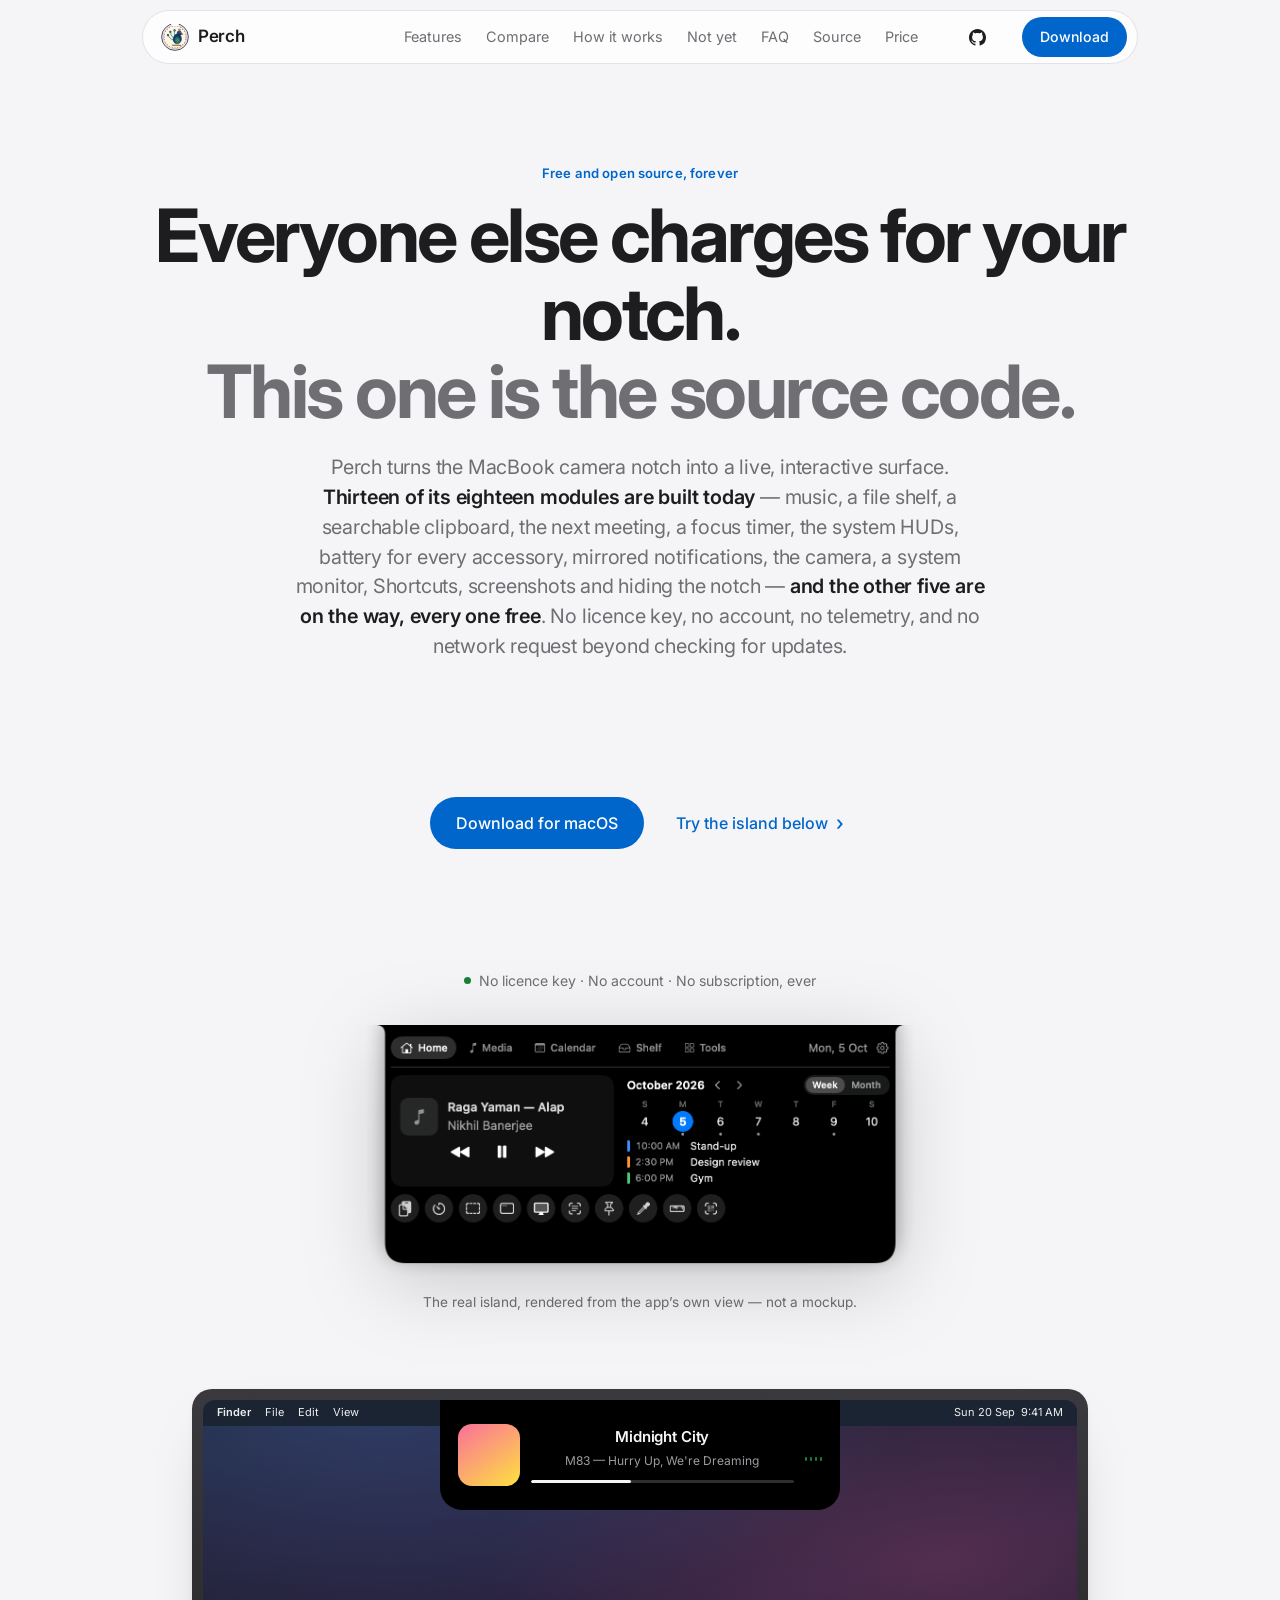
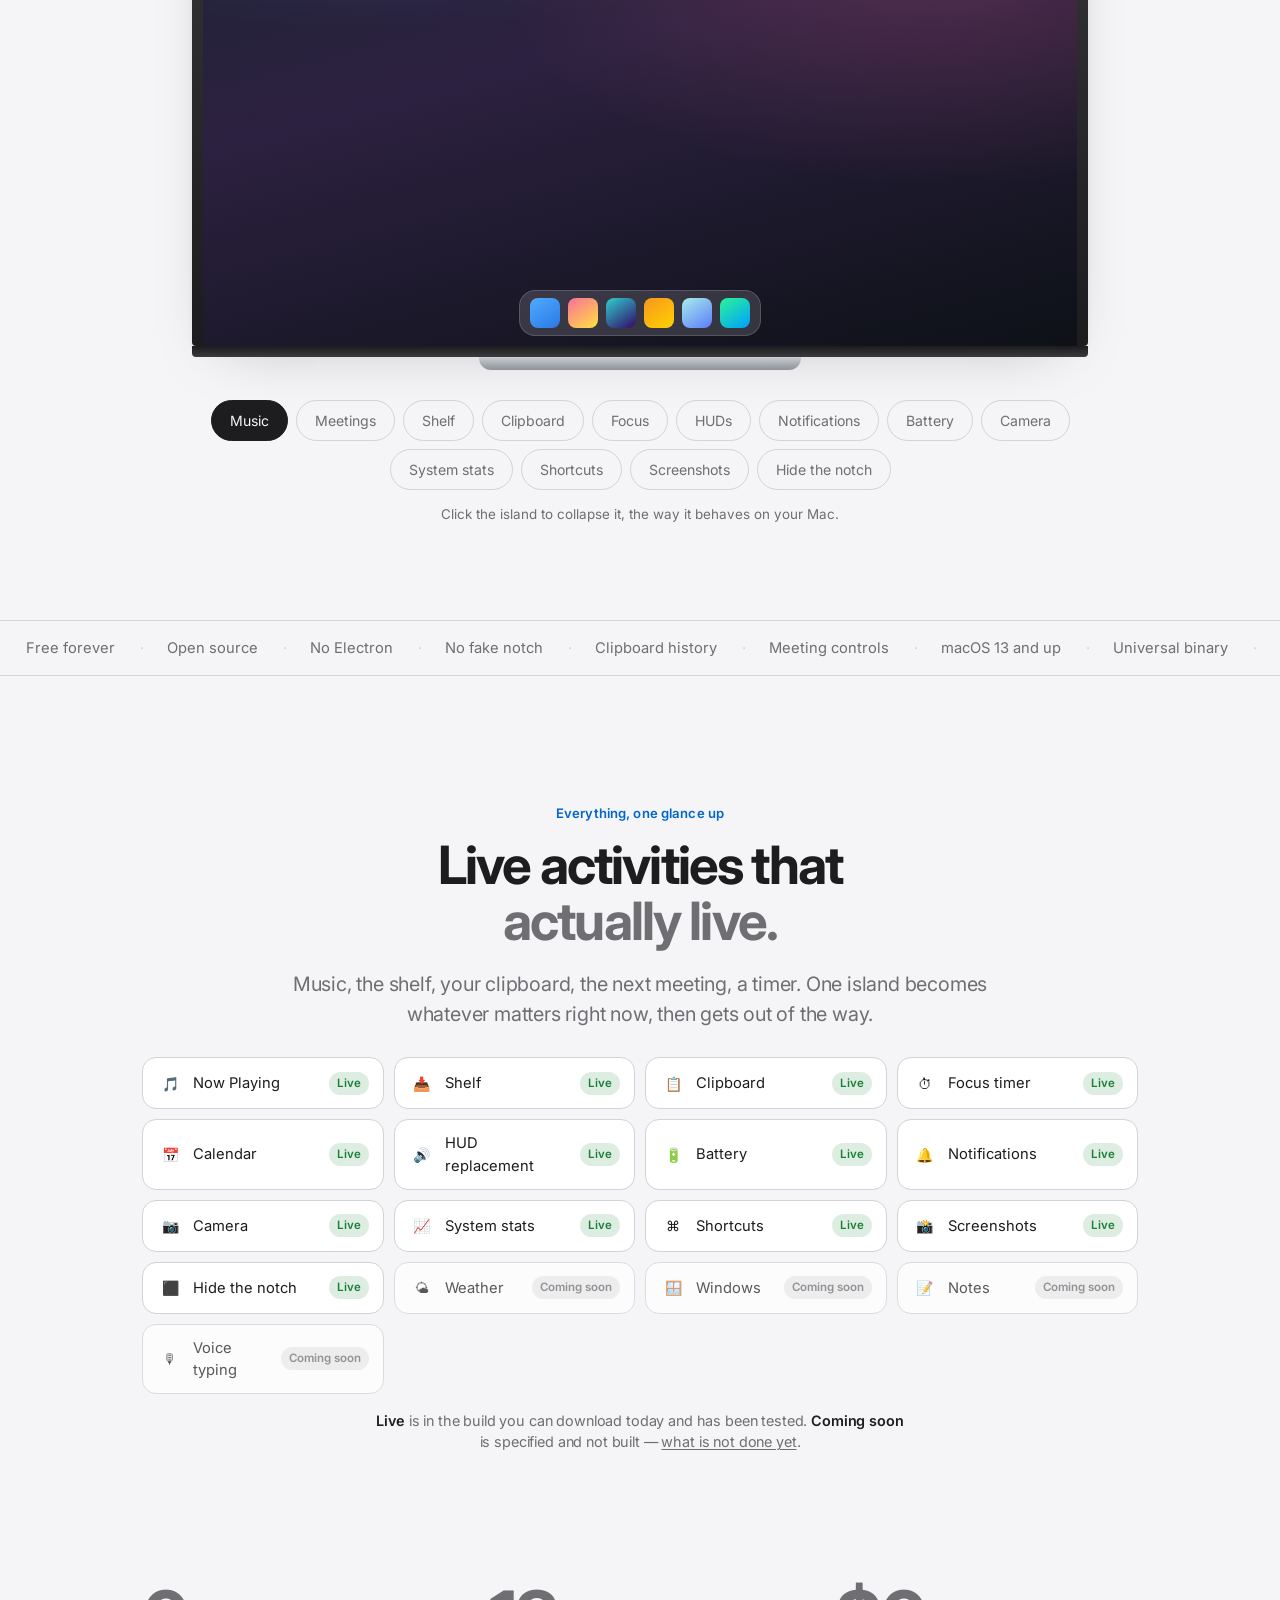
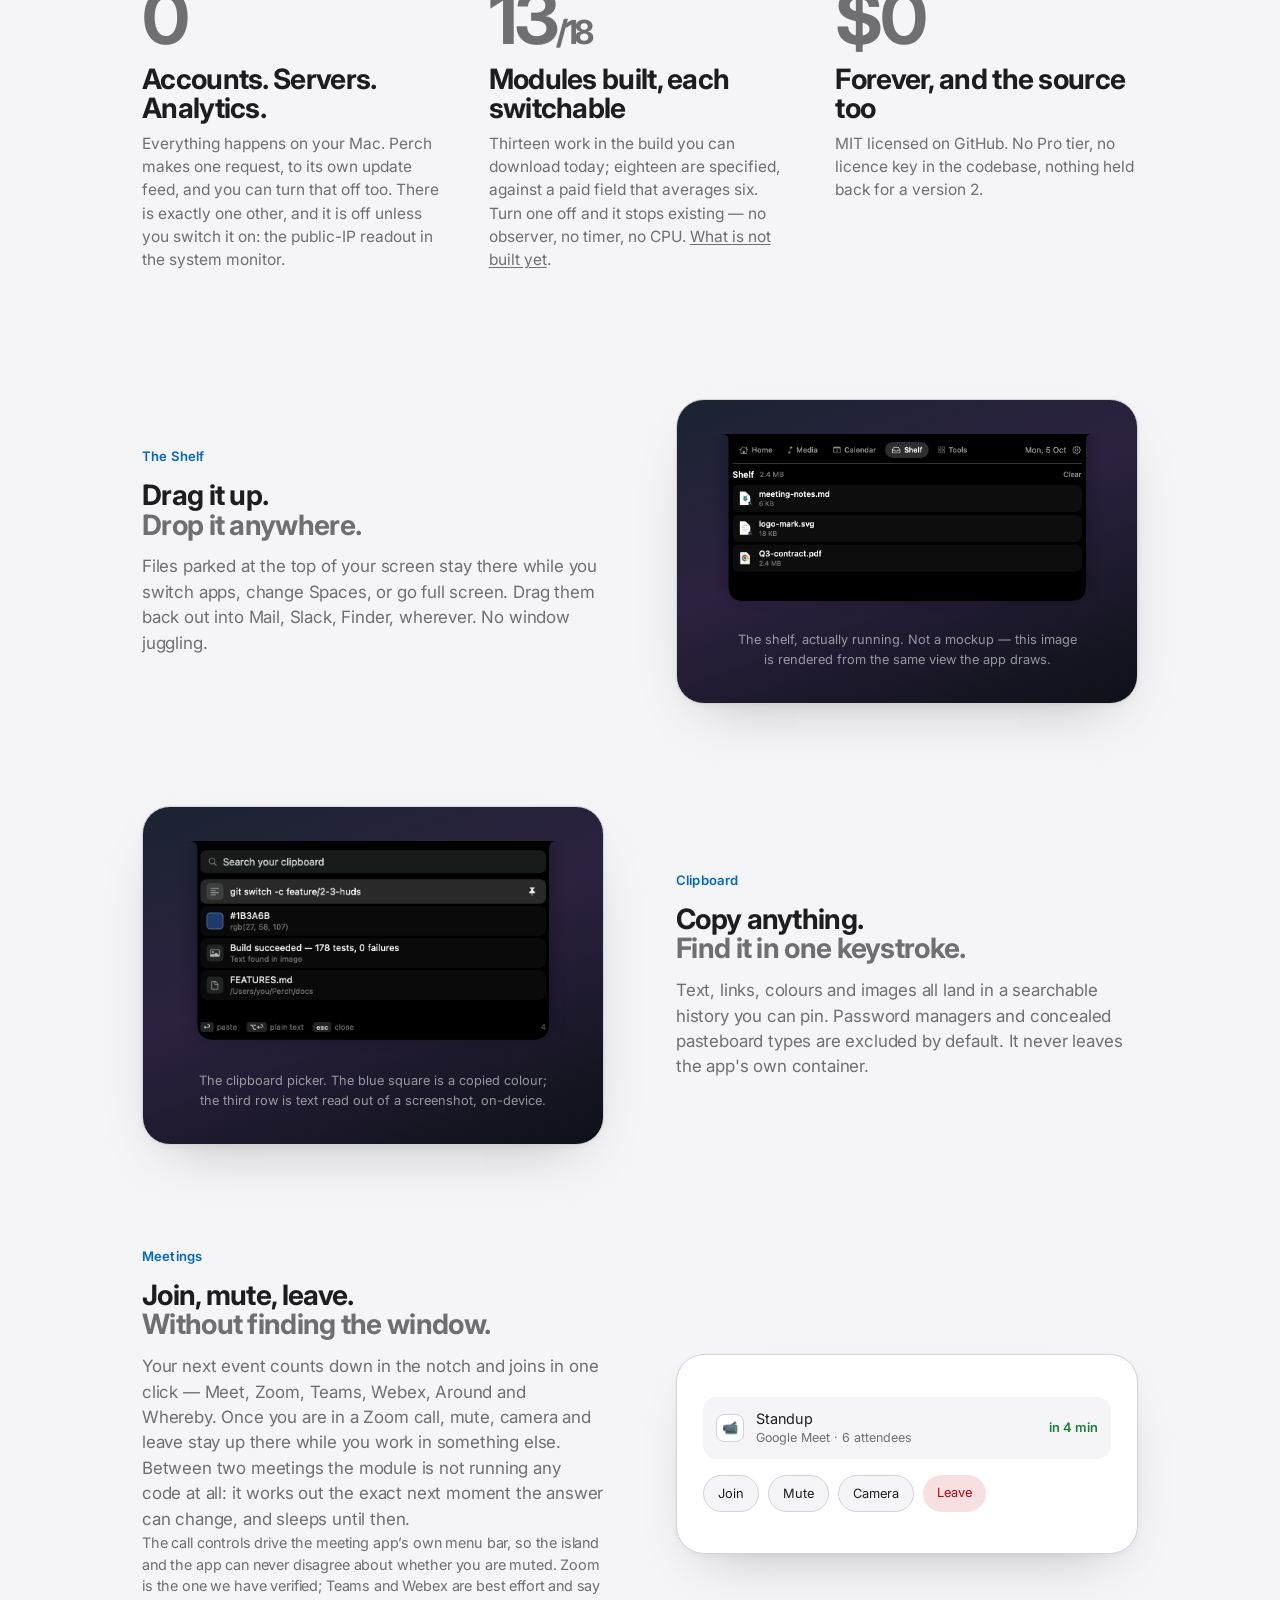
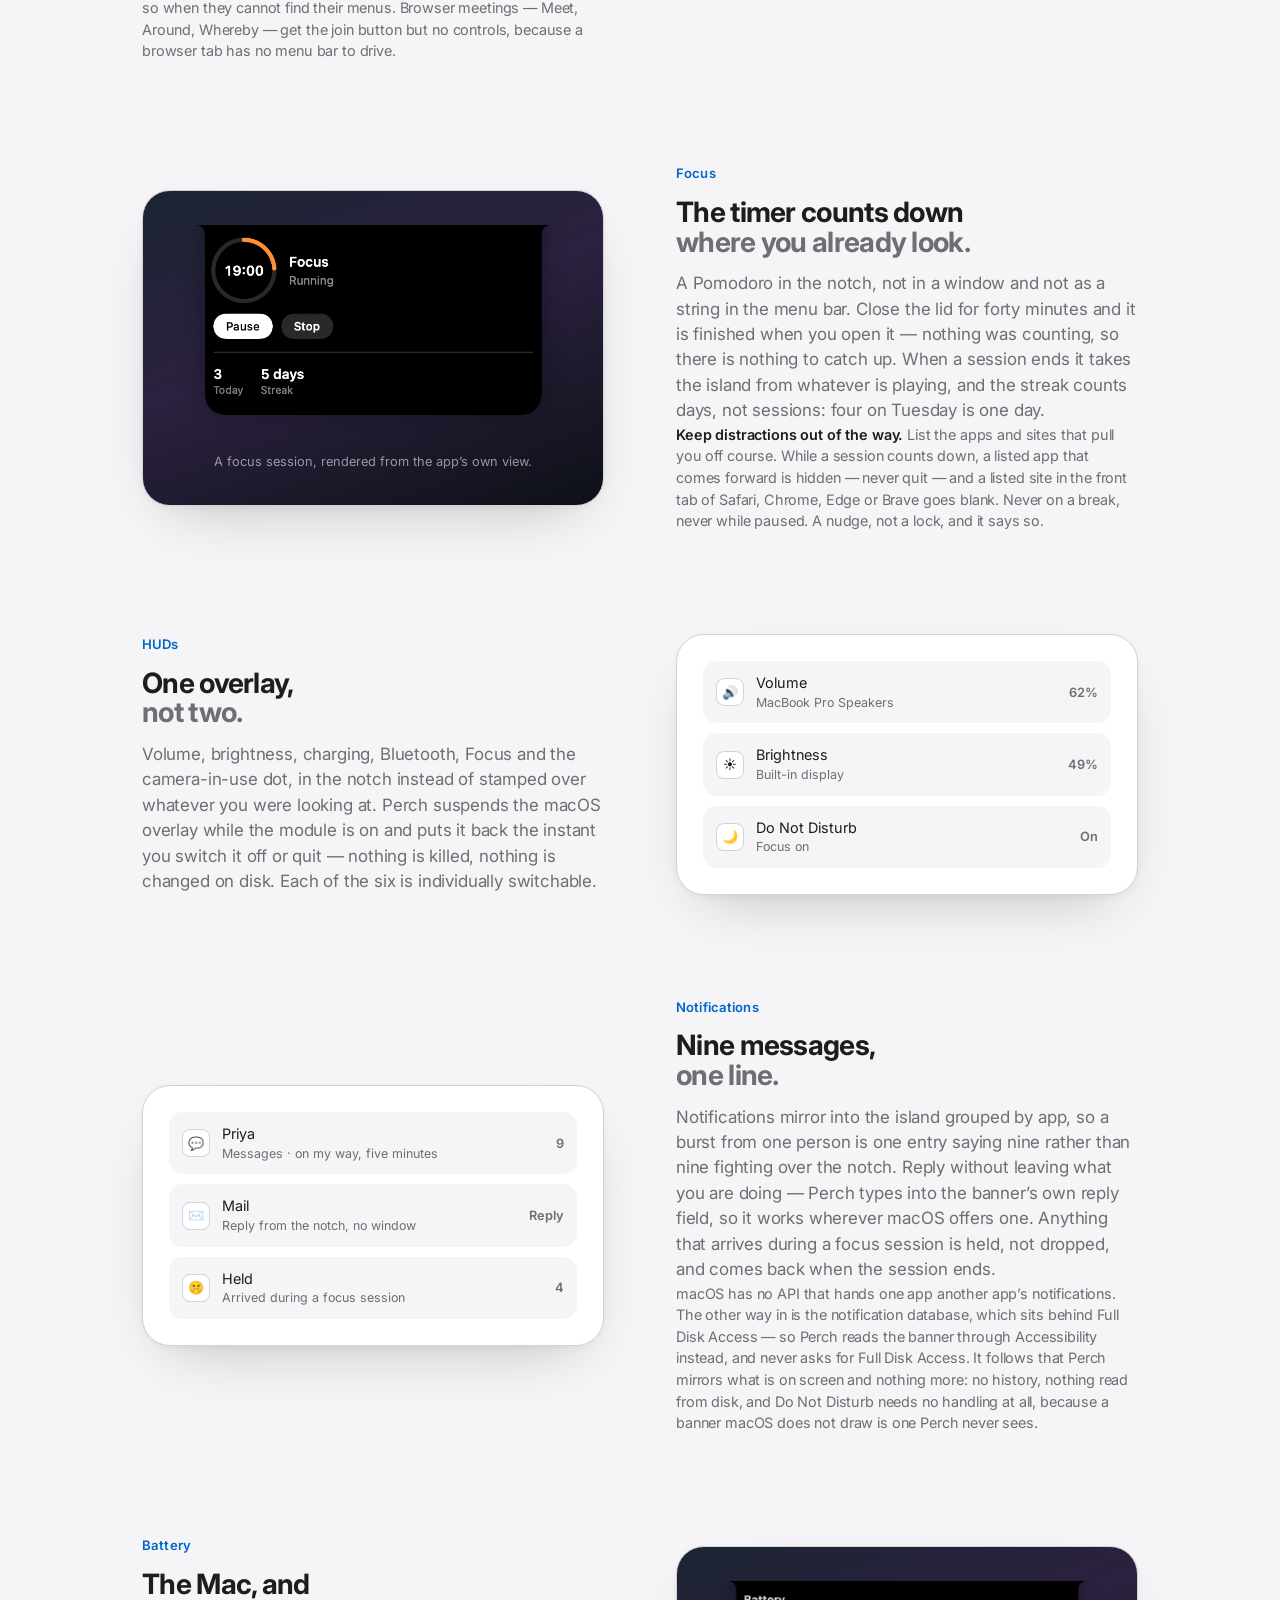
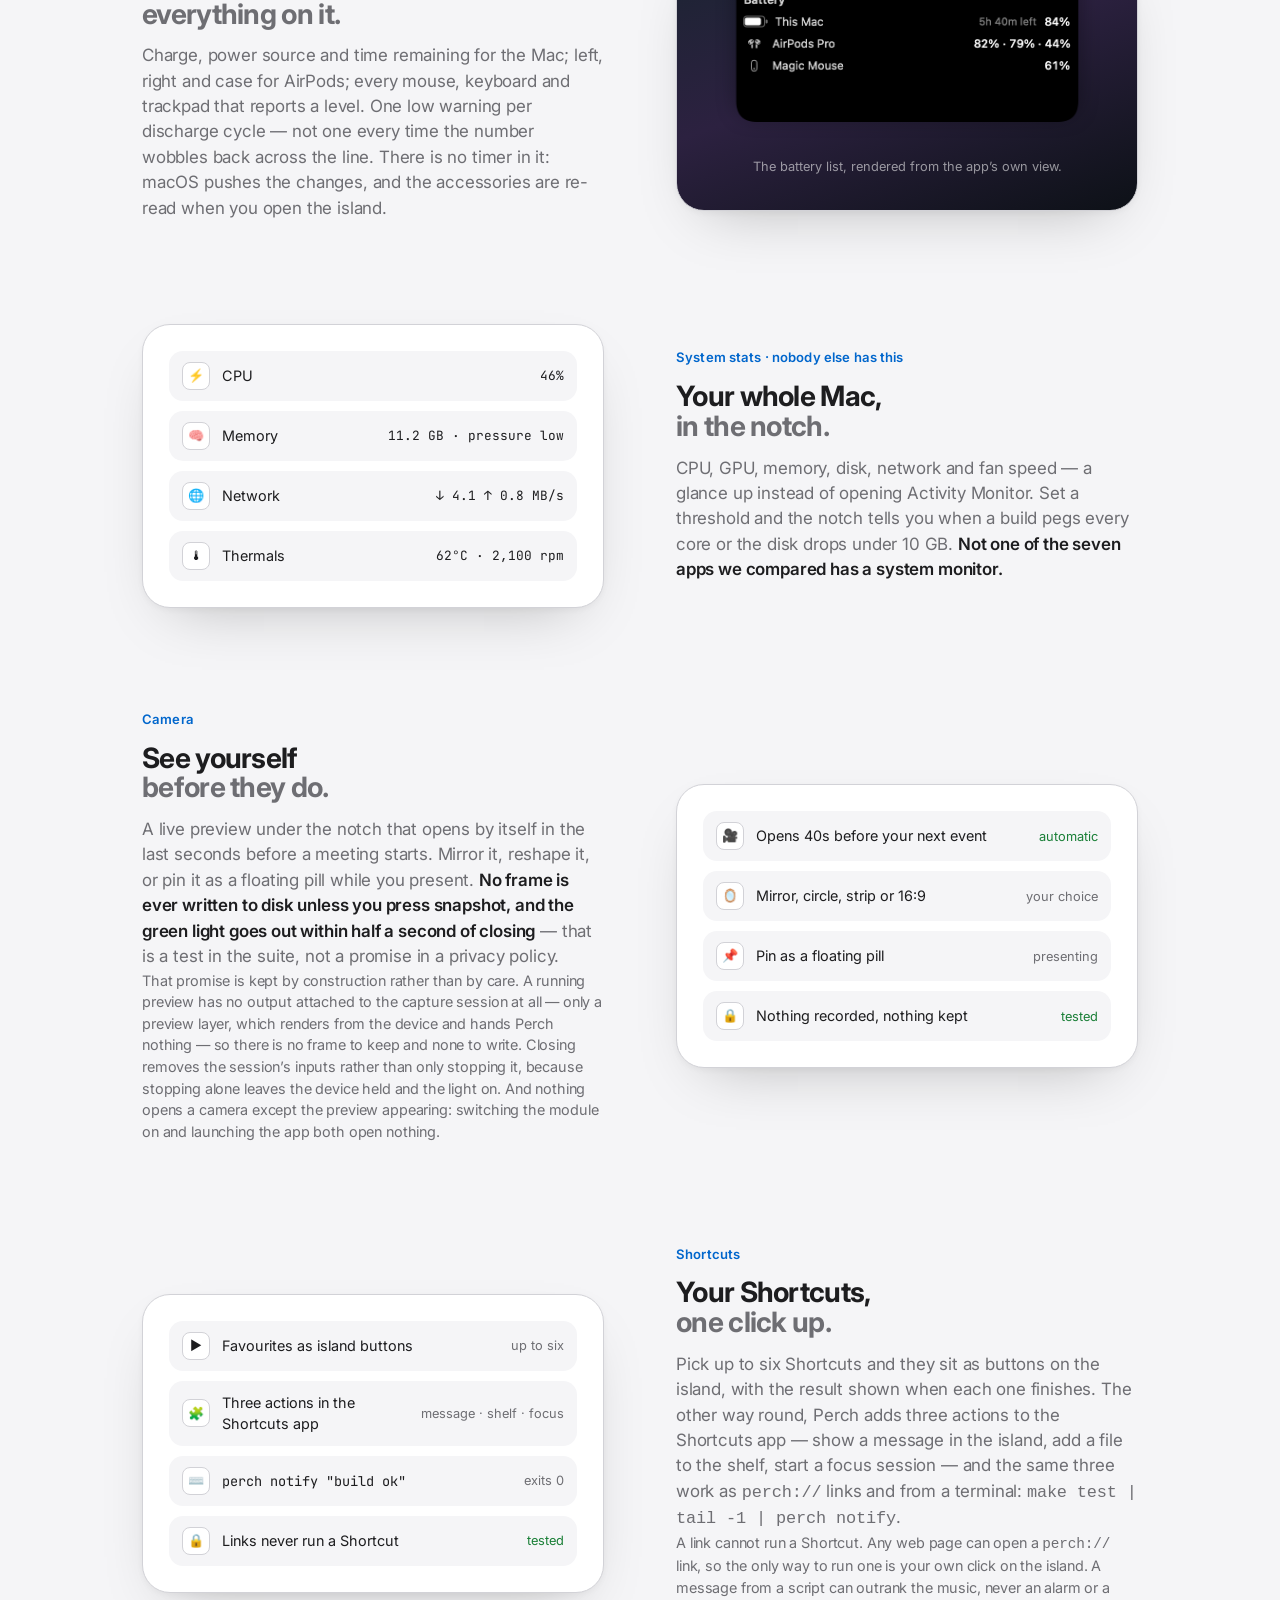
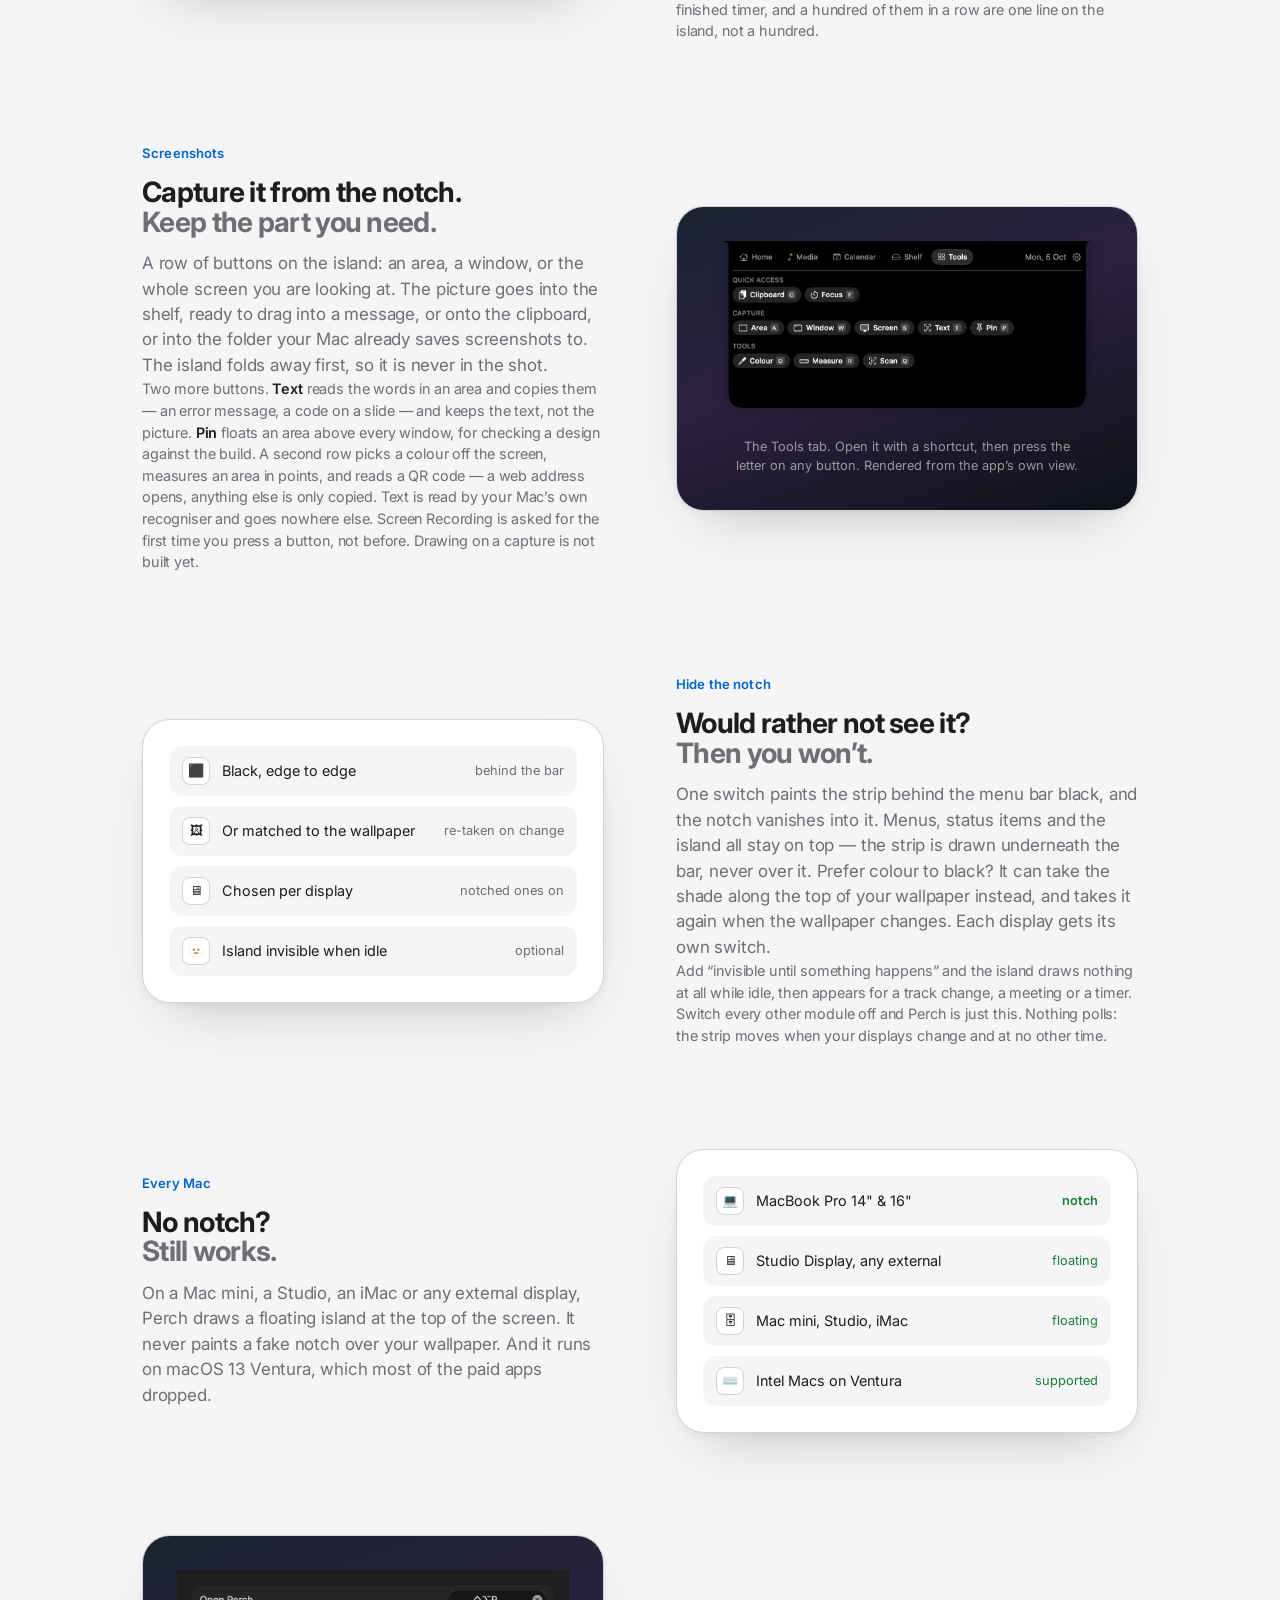
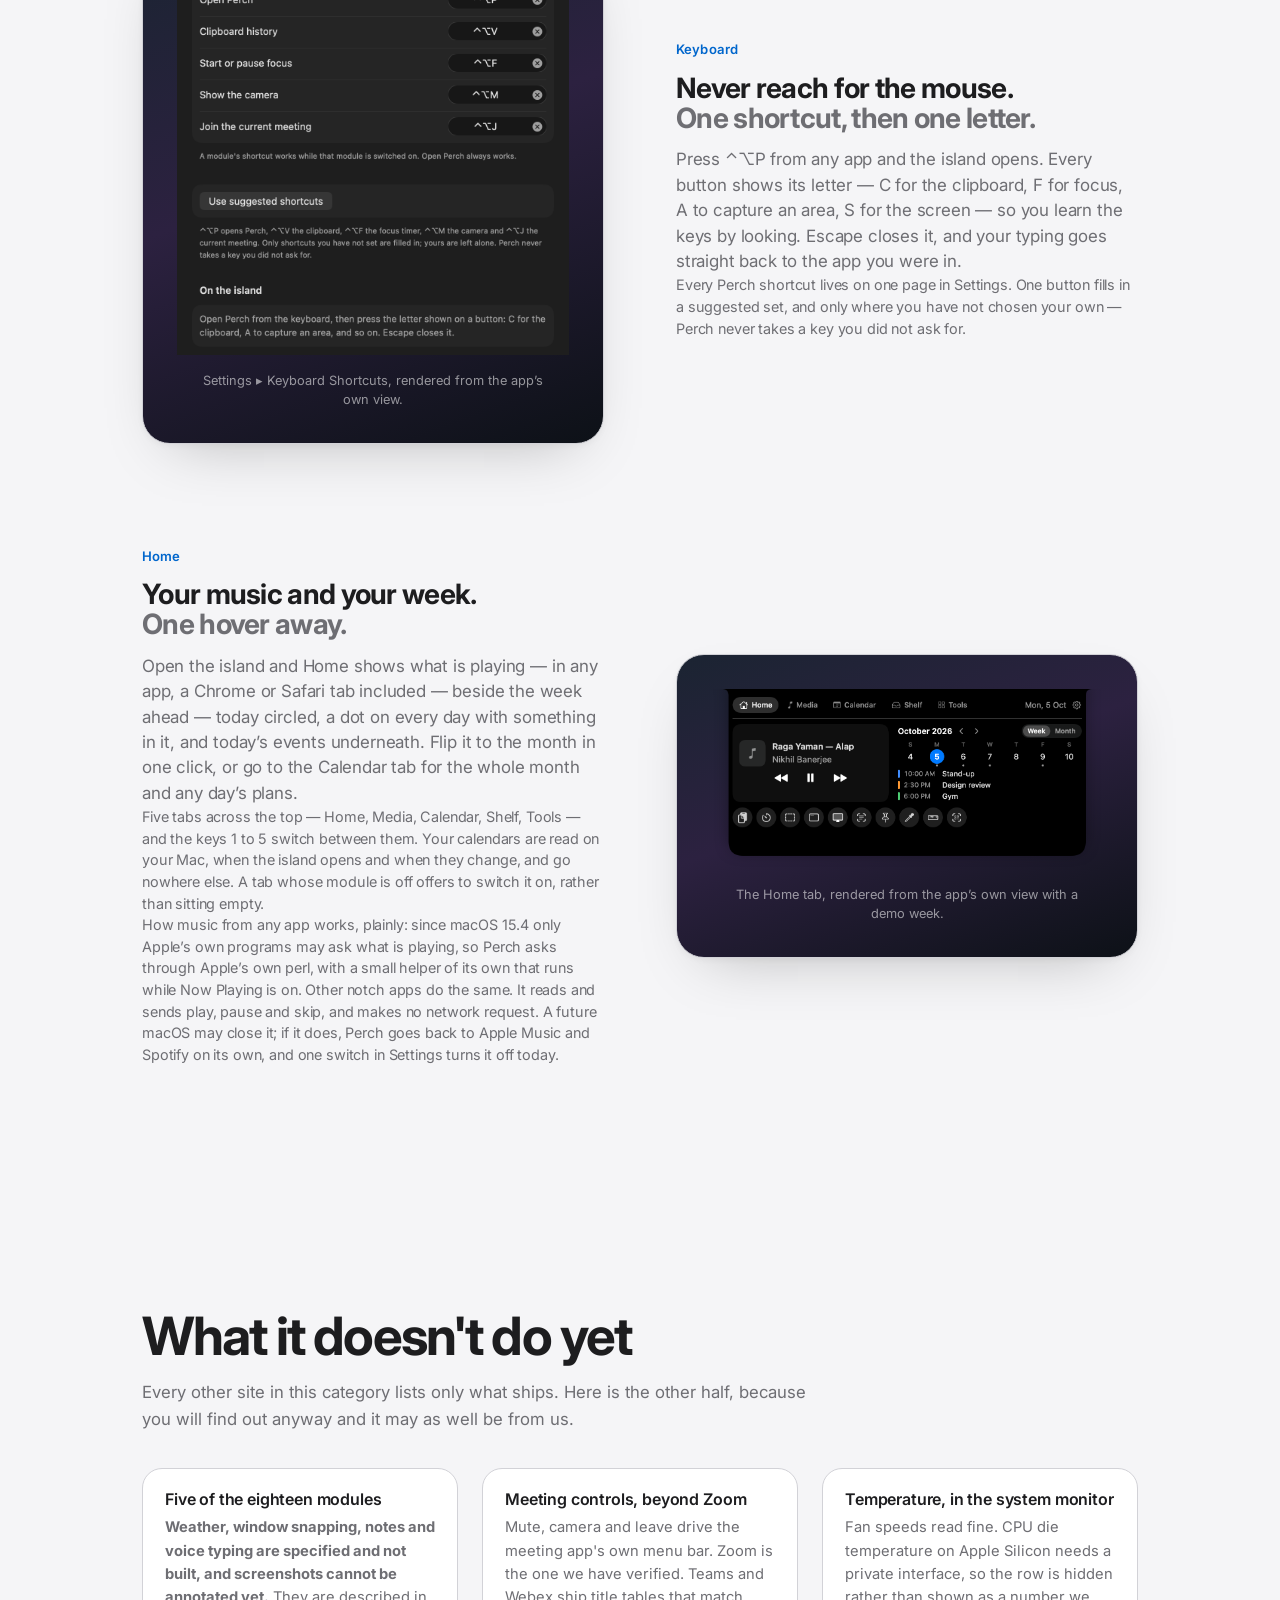
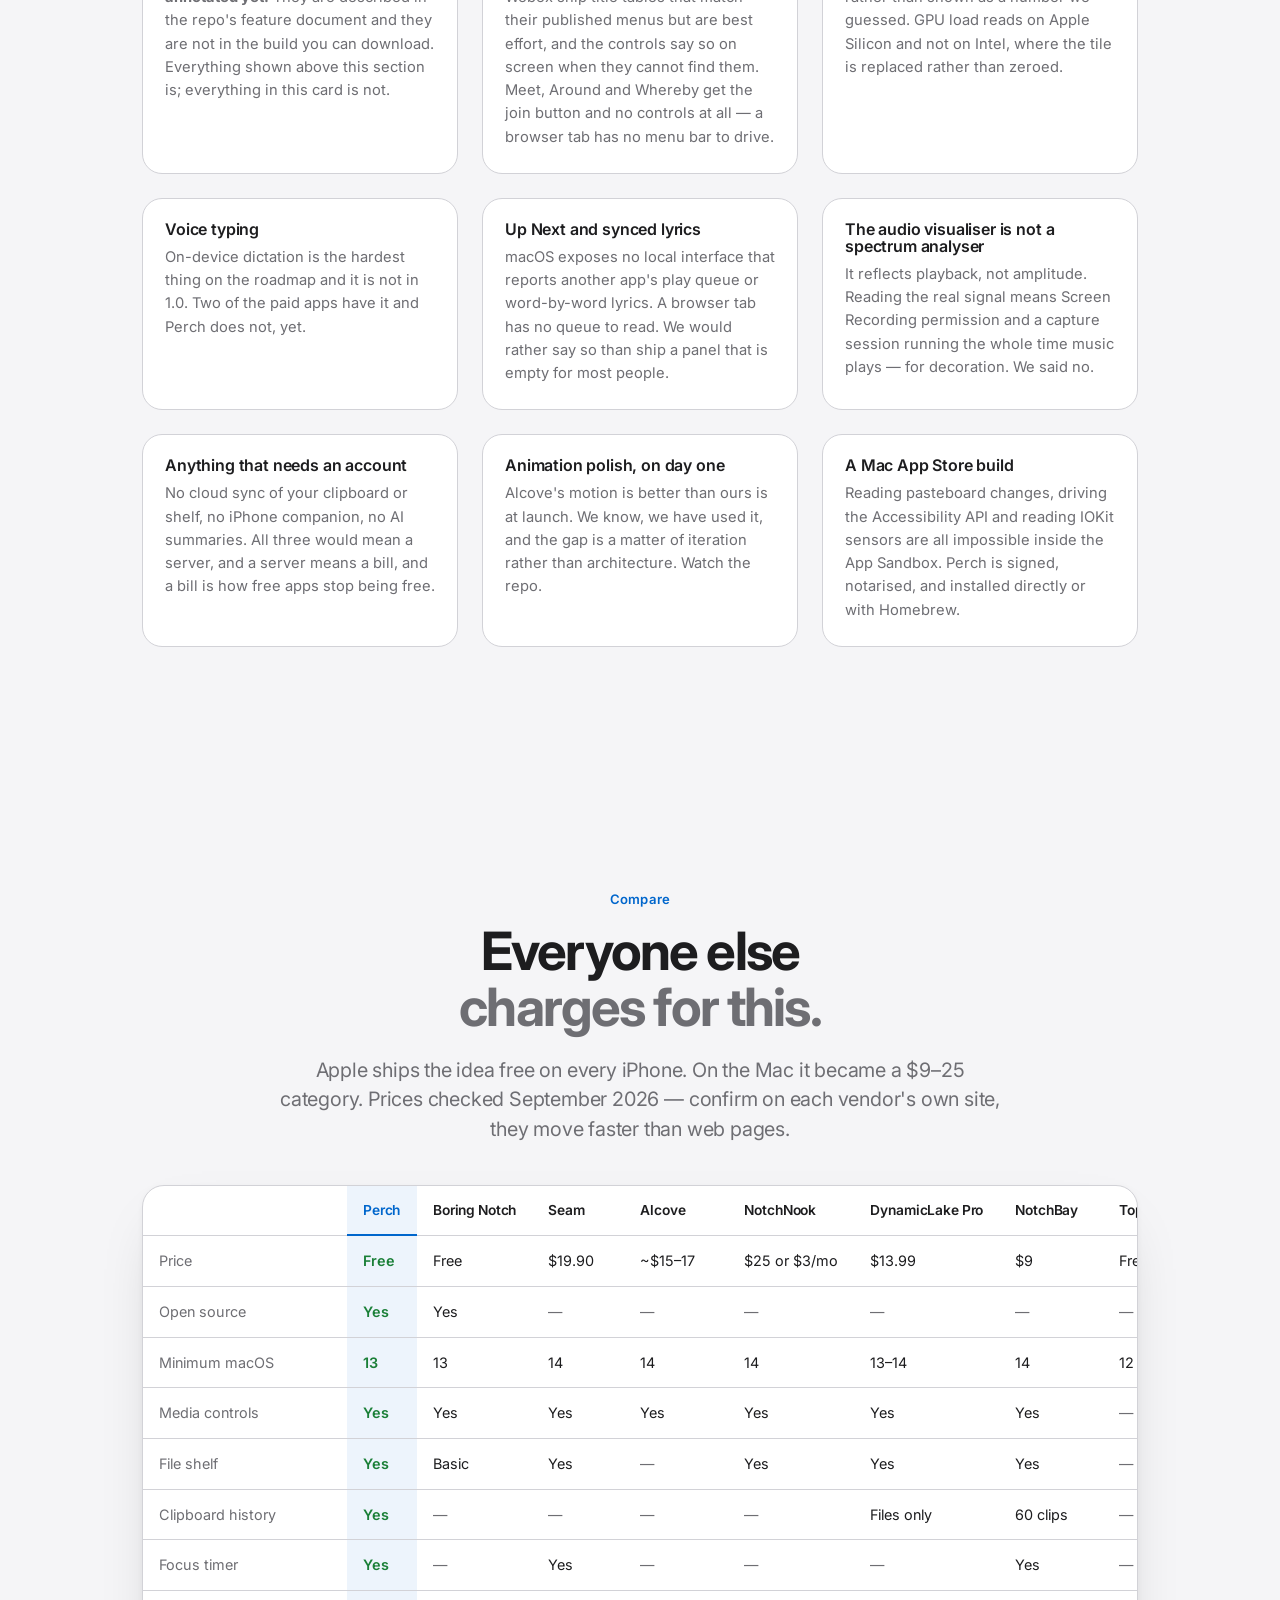
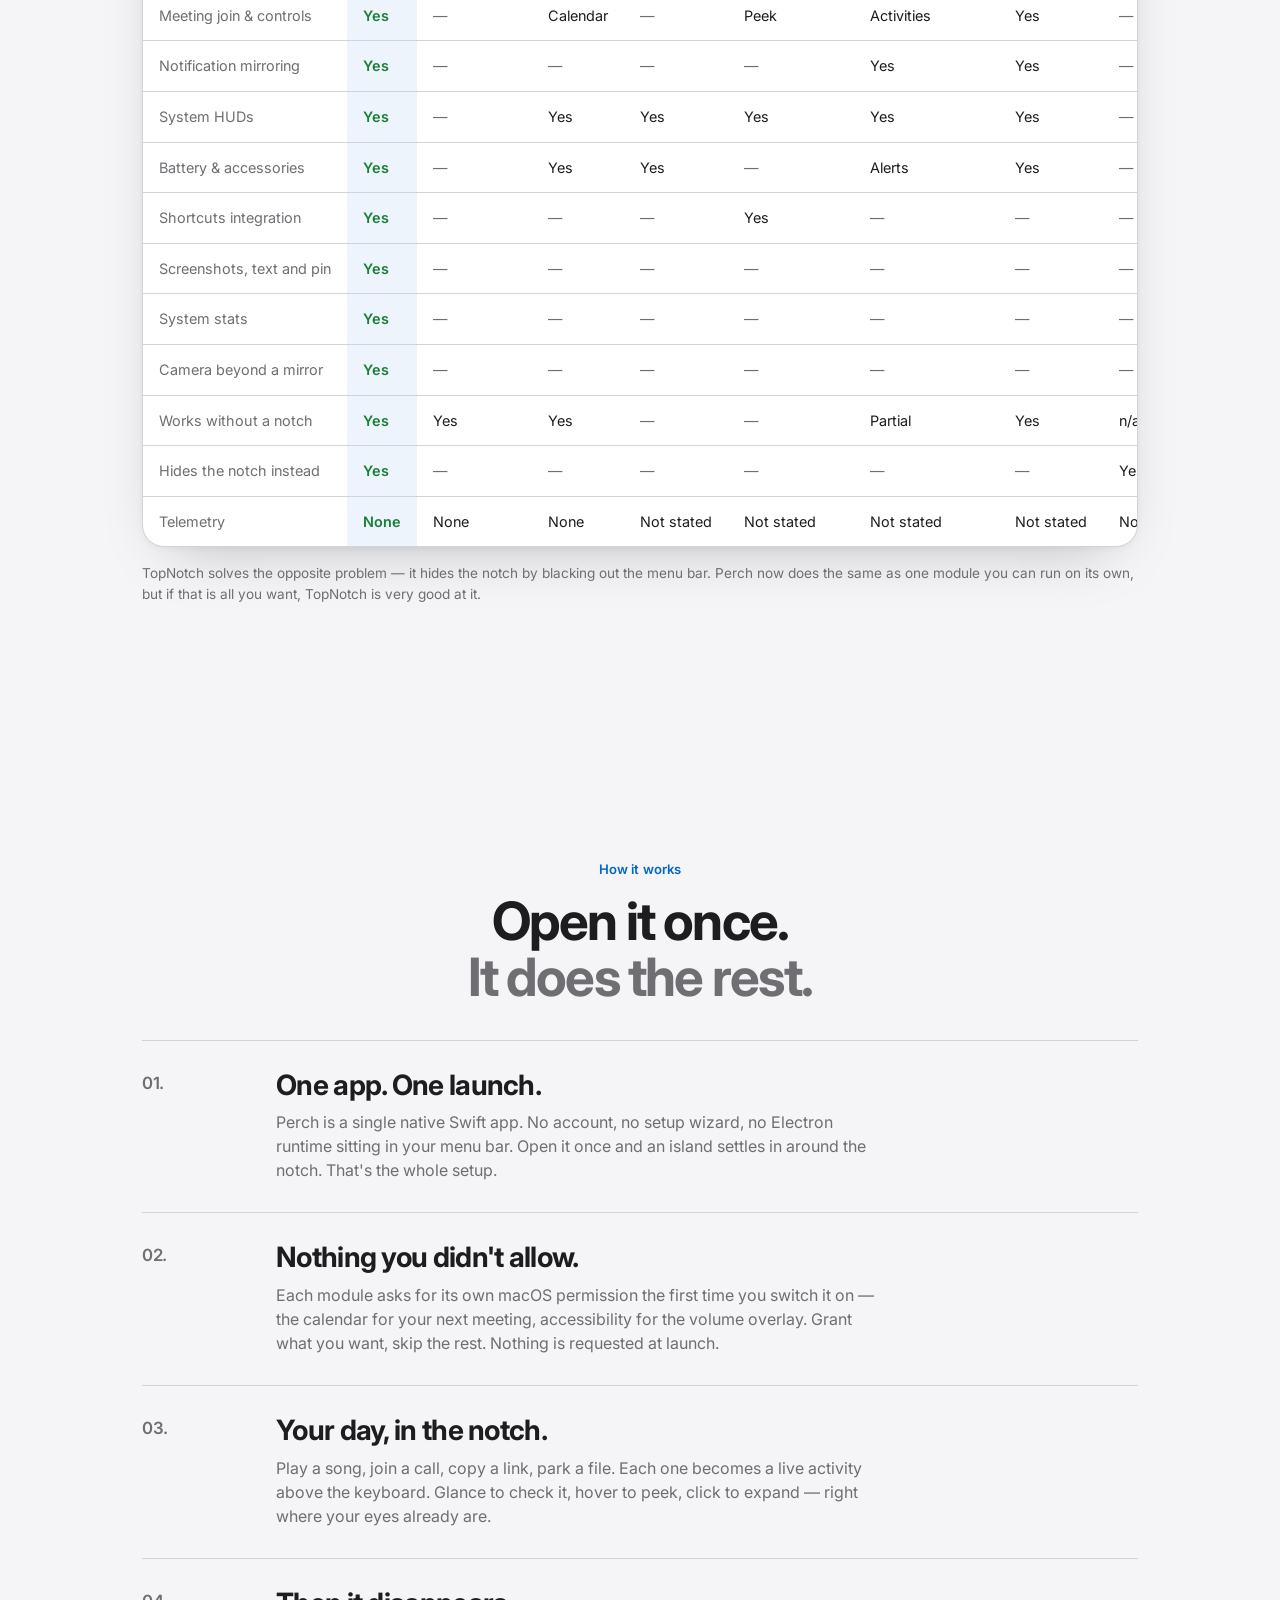
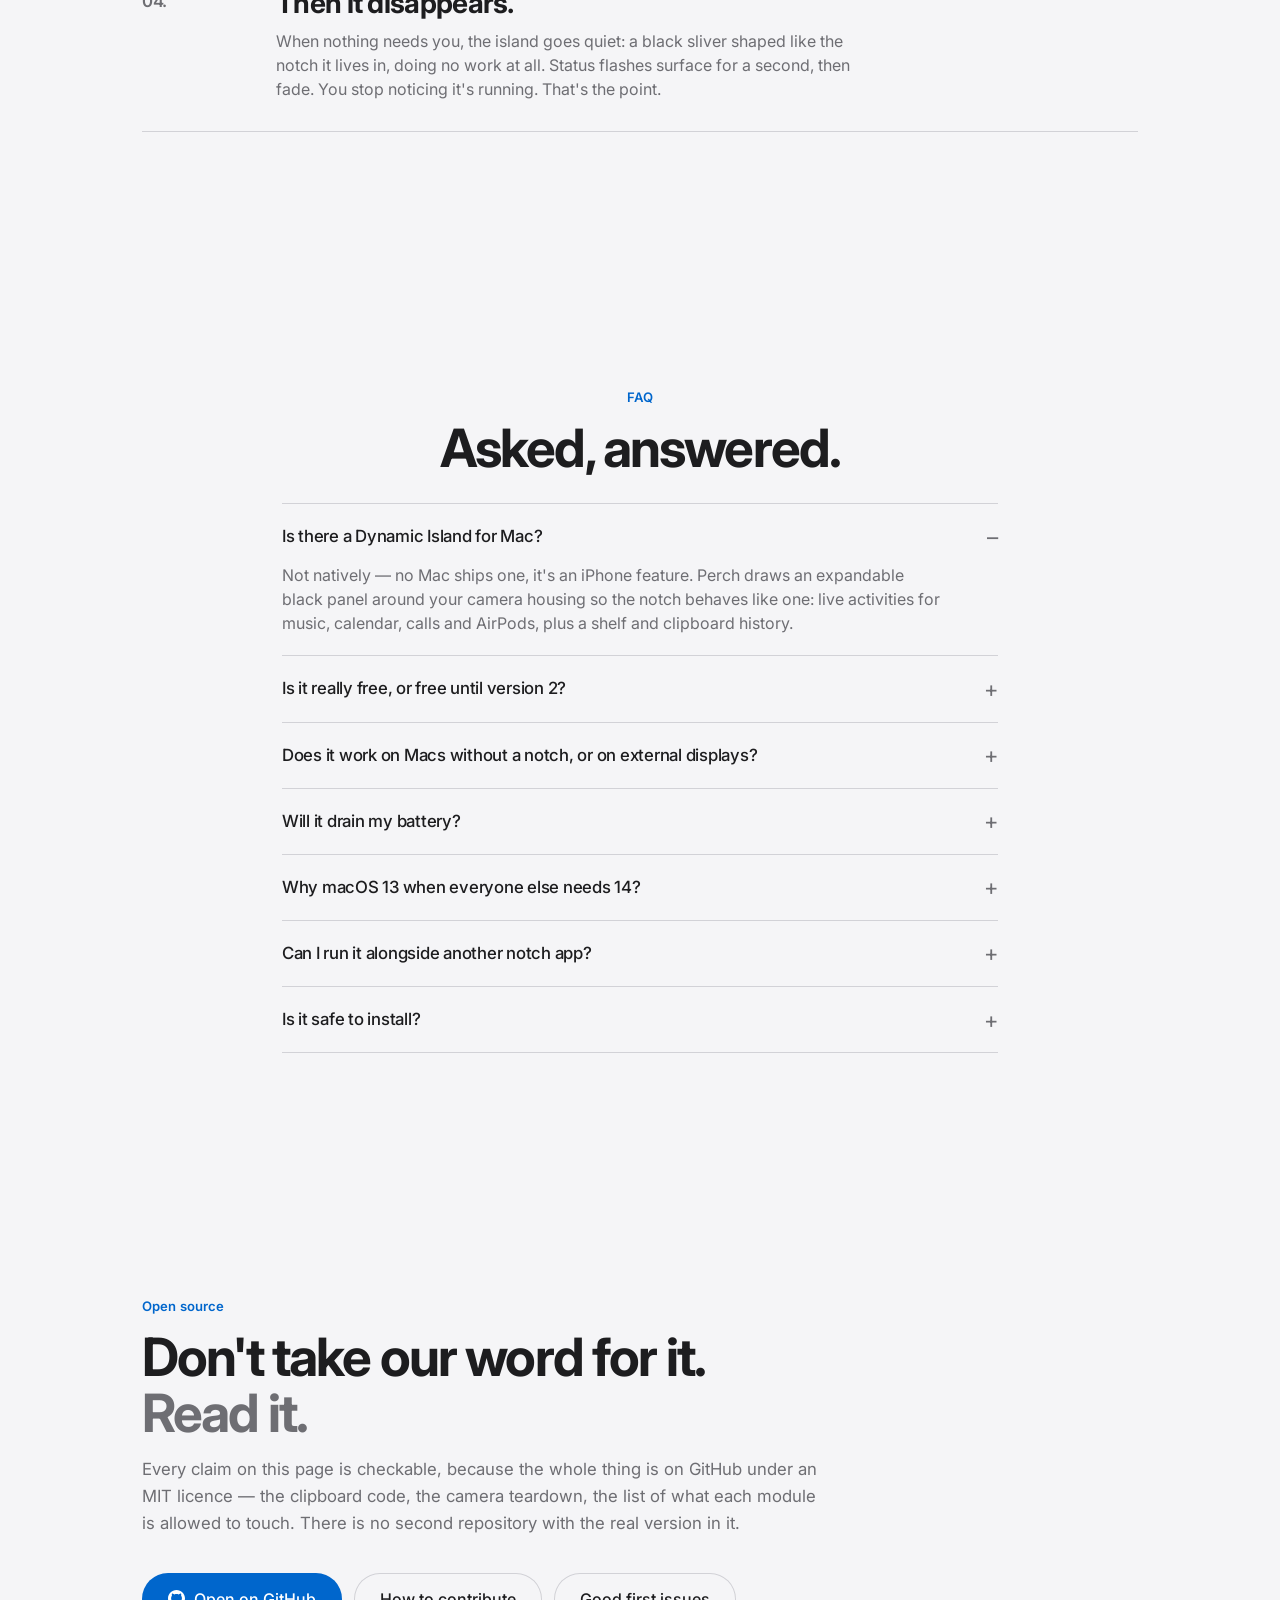
<file: Website/index.html>
<!DOCTYPE html>
<html lang="en" data-theme="light">
<head>
<meta charset="utf-8">
<meta name="viewport" content="width=device-width, initial-scale=1, viewport-fit=cover">
<meta name="theme-color" content="#f5f5f7">
<title>A free, open-source Dynamic Island for the Mac | Perch</title>
<meta name="description" content="Perch puts your MacBook notch to work: music, meetings, a file shelf, clipboard history, camera and a system monitor. Eighteen modules, all free, open source, macOS 13+. Nothing leaves your Mac.">
<link rel="canonical" href="https://milanpatel35.github.io/Perch/">
<meta property="og:title" content="Perch — a free, open-source Dynamic Island for the Mac">
<meta property="og:description" content="Eighteen modules, every one free. No licence key, no account, no telemetry.">
<meta property="og:type" content="website">
<link rel="preconnect" href="https://fonts.googleapis.com">
<link rel="preconnect" href="https://fonts.gstatic.com" crossorigin>
<link href="https://fonts.googleapis.com/css2?family=Inter:wght@400;500;600;700&family=JetBrains+Mono:wght@400;500&display=swap" rel="stylesheet">
<link rel="icon" type="image/svg+xml" href="assets/img/perch-mark.svg">
<link rel="icon" type="image/png" sizes="64x64" href="assets/img/favicon-64.png">
<link rel="apple-touch-icon" href="assets/img/perch-mark.png">
<meta property="og:image" content="https://milanpatel35.github.io/Perch/assets/img/perch-mark.png">
<meta name="twitter:card" content="summary">
<link rel="stylesheet" href="assets/site.css">
<script type="module" src="js/main.js" defer></script>
</head>
</head>
<body>

<header>
  <div class="wrap">
    <div class="navbar">
      <a class="brand" href="#top"><img src="assets/img/perch-mark.svg" alt="" width="28" height="28">Perch</a>
      <nav class="navlinks">
        <a href="#features">Features</a>
        <a href="#compare">Compare</a>
        <a href="#how">How it works</a>
        <a href="#notyet">Not yet</a>
        <a href="#faq">FAQ</a>
        <a href="#source">Source</a>
        <a href="#price">Price</a>
      </nav>
      <a class="ghbtn" href="https://github.com/Milanpatel35/Perch" aria-label="Perch on GitHub" title="Perch on GitHub"><svg viewBox="0 0 16 16" width="17" height="17" aria-hidden="true" focusable="false"><path fill="currentColor" d="M8 0C3.58 0 0 3.58 0 8c0 3.54 2.29 6.53 5.47 7.59.4.07.55-.17.55-.38 0-.19-.01-.82-.01-1.49-2.01.37-2.53-.49-2.69-.94-.09-.23-.48-.94-.82-1.13-.28-.15-.68-.52-.01-.53.63-.01 1.08.58 1.23.82.72 1.21 1.87.87 2.33.66.07-.52.28-.87.51-1.07-1.78-.2-3.64-.89-3.64-3.95 0-.87.31-1.59.82-2.15-.08-.2-.36-1.02.08-2.12 0 0 .67-.21 2.2.82.64-.18 1.32-.27 2-.27.68 0 1.36.09 2 .27 1.53-1.04 2.2-.82 2.2-.82.44 1.1.16 1.92.08 2.12.51.56.82 1.27.82 2.15 0 3.07-1.87 3.75-3.65 3.95.29.25.54.73.54 1.48 0 1.07-.01 1.93-.01 2.2 0 .21.15.46.55.38A8.01 8.01 0 0 0 16 8c0-4.42-3.58-8-8-8z"/></svg></a>
      <a class="pillbtn" href="#price">Download</a>
    </div>
  </div>
</header>

<main id="top">

<!-- HERO -->
<section class="hero">
  <div class="wrap">
    <p class="eyebrow">Free and open source, forever</p>
    <h1>Everyone else charges for your notch.<span class="soft">This one is the source code.</span></h1>
    <p class="body" style="margin-top:22px">Perch turns the MacBook camera notch into a live, interactive surface. <strong>Thirteen of its eighteen modules are built today</strong> — music, a file shelf, a searchable clipboard, the next meeting, a focus timer, the system HUDs, battery for every accessory, mirrored notifications, the camera, a system monitor, Shortcuts, screenshots and hiding the notch — <strong>and the other five are on the way, every one free</strong>. No licence key, no account, no telemetry, and no network request beyond checking for updates.</p>
    <div class="herocta">
      <a class="btn" href="#price">Download for macOS</a>
      <a class="btn sec" href="#demo">Try the island below</a>
    </div>
    <p class="freeline"><span class="dot"></span>No licence key · No account · No subscription, ever</p>
    <figure class="heroshot">
      <img src="assets/img/shots/island-tab-home.png" alt="The Perch island open on its Home tab: tabs for Home, Media, Calendar, Shelf and Tools across the top; the track playing with its controls on the left; this week with today highlighted and today’s events on the right" width="560" height="252" fetchpriority="high">
      <figcaption>The real island, rendered from the app’s own view &mdash; not a mockup.</figcaption>
    </figure>
  </div>

  <!-- MACHINE -->
  <div class="machine" id="demo">
    <div class="lid">
      <div class="screen">
        <div class="mb">
          <div class="l"><b>Finder</b><span>File</span><span>Edit</span><span>View</span></div>
          <span>Sun 20 Sep&nbsp;&nbsp;9:41 AM</span>
        </div>
        <div class="island" id="island" role="button" tabindex="0" aria-expanded="false"><div class="row" id="row"></div></div>
        <div class="dock">
          <b style="background:linear-gradient(145deg,#4facfe,#2b78e4)"></b>
          <b style="background:linear-gradient(145deg,#fa709a,#fee140)"></b>
          <b style="background:linear-gradient(145deg,#30cfd0,#330867)"></b>
          <b style="background:linear-gradient(145deg,#f7971e,#ffd200)"></b>
          <b style="background:linear-gradient(145deg,#a8edea,#5b7cfa)"></b>
          <b style="background:linear-gradient(145deg,#2af598,#009efd)"></b>
        </div>
      </div>
    </div>
    <div class="base"></div>
    <div class="foot"></div>

    <div class="tabs" role="group" aria-label="Preview Perch activities">
      <button class="tab" aria-pressed="true" data-s="music">Music</button>
      <button class="tab" aria-pressed="false" data-s="meet">Meetings</button>
      <button class="tab" aria-pressed="false" data-s="shelf">Shelf</button>
      <button class="tab" aria-pressed="false" data-s="clip">Clipboard</button>
      <button class="tab" aria-pressed="false" data-s="focus">Focus</button>
      <button class="tab" aria-pressed="false" data-s="hud">HUDs</button>
      <button class="tab" aria-pressed="false" data-s="notif">Notifications</button>
      <button class="tab" aria-pressed="false" data-s="batt">Battery</button>
      <button class="tab" aria-pressed="false" data-s="cam">Camera</button>
      <button class="tab" aria-pressed="false" data-s="sys">System stats</button>
      <button class="tab" aria-pressed="false" data-s="auto">Shortcuts</button>
      <button class="tab" aria-pressed="false" data-s="shot">Screenshots</button>
      <button class="tab" aria-pressed="false" data-s="hide">Hide the notch</button>
    </div>
    <p class="tabhint">Click the island to collapse it, the way it behaves on your Mac.</p>
  </div>

  <div class="ticker" aria-hidden="true">
    <ul id="ticker">
      <li>Free forever</li><li>Open source</li><li>No Electron</li><li>No fake notch</li>
      <li>Clipboard history</li><li>Meeting controls</li><li>macOS 13 and up</li><li>Universal binary</li>
      <li>Zero telemetry</li><li>Lazy permissions</li><li>System monitor</li><li>Camera, done properly</li>
      <li>18 modules</li><li>Clipboard OCR</li><li>Hide the notch</li><li>perch notify</li>
    </ul>
  </div>
</section>

<!-- FEATURES INTRO -->
<section id="features" class="center">
  <div class="wrap">
    <p class="eyebrow">Everything, one glance up</p>
    <h2>Live activities that<span class="soft">actually live.</span></h2>
    <p class="body" style="margin-top:20px">Music, the shelf, your clipboard, the next meeting, a timer. One island becomes whatever matters right now, then gets out of the way.</p>
    <div class="modules" role="list" aria-label="Every module and whether it is in the download today">
      <div role="listitem" class="module"><span class="ico" aria-hidden="true">🎵</span>Now Playing<span class="st live">Live</span></div>
      <div role="listitem" class="module"><span class="ico" aria-hidden="true">📥</span>Shelf<span class="st live">Live</span></div>
      <div role="listitem" class="module"><span class="ico" aria-hidden="true">📋</span>Clipboard<span class="st live">Live</span></div>
      <div role="listitem" class="module"><span class="ico" aria-hidden="true">⏱</span>Focus timer<span class="st live">Live</span></div>
      <div role="listitem" class="module"><span class="ico" aria-hidden="true">📅</span>Calendar<span class="st live">Live</span></div>
      <div role="listitem" class="module"><span class="ico" aria-hidden="true">🔊</span>HUD replacement<span class="st live">Live</span></div>
      <div role="listitem" class="module"><span class="ico" aria-hidden="true">🔋</span>Battery<span class="st live">Live</span></div>
      <div role="listitem" class="module"><span class="ico" aria-hidden="true">🔔</span>Notifications<span class="st live">Live</span></div>
      <div role="listitem" class="module"><span class="ico" aria-hidden="true">📷</span>Camera<span class="st live">Live</span></div>
      <div role="listitem" class="module"><span class="ico" aria-hidden="true">📈</span>System stats<span class="st live">Live</span></div>
      <div role="listitem" class="module"><span class="ico" aria-hidden="true">⌘</span>Shortcuts<span class="st live">Live</span></div>
      <div role="listitem" class="module"><span class="ico" aria-hidden="true">📸</span>Screenshots<span class="st live">Live</span></div>
      <div role="listitem" class="module"><span class="ico" aria-hidden="true">⬛️</span>Hide the notch<span class="st live">Live</span></div>
      <div role="listitem" class="module soon"><span class="ico" aria-hidden="true">🌤</span>Weather<span class="st soon">Coming soon</span></div>
      <div role="listitem" class="module soon"><span class="ico" aria-hidden="true">🪟</span>Windows<span class="st soon">Coming soon</span></div>
      <div role="listitem" class="module soon"><span class="ico" aria-hidden="true">📝</span>Notes<span class="st soon">Coming soon</span></div>
      <div role="listitem" class="module soon"><span class="ico" aria-hidden="true">🎙</span>Voice typing<span class="st soon">Coming soon</span></div>
    </div>
    <p class="body" style="margin-top:16px;font-size:.9rem;color:var(--sub)"><strong>Live</strong> is in the build you can download today and has been tested. <strong>Coming soon</strong> is specified and not built — <a href="#notyet">what is not done yet</a>.</p>
  </div>
</section>

<!-- STATS -->
<section style="padding-top:0">
  <div class="wrap stats">
    <div class="stat">
      <div class="n">0</div>
      <h3>Accounts. Servers. Analytics.</h3>
      <p>Everything happens on your Mac. Perch makes one request, to its own update feed, and you can turn that off too. There is exactly one other, and it is off unless you switch it on: the public-IP readout in the system monitor.</p>
    </div>
    <div class="stat">
      <div class="n">13<span style="font-size:.45em;color:var(--sub)">/18</span></div>
      <h3>Modules built, each switchable</h3>
      <p>Thirteen work in the build you can download today; eighteen are specified, against a paid field that averages six. Turn one off and it stops existing — no observer, no timer, no CPU. <a href="#notyet">What is not built yet</a>.</p>
    </div>
    <div class="stat">
      <div class="n">$0</div>
      <h3>Forever, and the source too</h3>
      <p>MIT licensed on GitHub. No Pro tier, no licence key in the codebase, nothing held back for a version 2.</p>
    </div>
  </div>
</section>

<!-- FEATURE BLOCKS -->
<section style="padding-top:0">
  <div class="wrap">

    <div class="block">
      <div class="copy">
        <p class="eyebrow">The Shelf</p>
        <h3>Drag it up.<span class="soft">Drop it anywhere.</span></h3>
        <p class="body">Files parked at the top of your screen stay there while you switch apps, change Spaces, or go full screen. Drag them back out into Mail, Slack, Finder, wherever. No window juggling.</p>
      </div>
      <figure class="visual shot">
        <img src="assets/img/shots/island-tab-shelf.png" alt="The Shelf tab of the Perch island, holding three files with their sizes" loading="lazy" width="560" height="252">
        <figcaption>The shelf, actually running. Not a mockup — this image is rendered from the same view the app draws.</figcaption>
      </figure>
    </div>

    <div class="block flip">
      <div class="copy">
        <p class="eyebrow">Clipboard</p>
        <h3>Copy anything.<span class="soft">Find it in one keystroke.</span></h3>
        <p class="body">Text, links, colours and images all land in a searchable history you can pin. Password managers and concealed pasteboard types are excluded by default. It never leaves the app's own container.</p>
      </div>
      <figure class="visual shot">
        <img src="assets/img/shots/island-clipboard.png" alt="The Perch clipboard picker, with a pinned command, a colour swatch, text recognised from an image, and a file path" loading="lazy" width="512" height="280">
        <figcaption>The clipboard picker. The blue square is a copied colour; the third row is text read out of a screenshot, on-device.</figcaption>
      </figure>
    </div>

    <div class="block">
      <div class="copy">
        <p class="eyebrow">Meetings</p>
        <h3>Join, mute, leave.<span class="soft">Without finding the window.</span></h3>
        <p class="body">Your next event counts down in the notch and joins in one click &mdash; Meet, Zoom, Teams, Webex, Around and Whereby. Once you are in a Zoom call, mute, camera and leave stay up there while you work in something else. Between two meetings the module is not running any code at all: it works out the exact next moment the answer can change, and sleeps until then.</p>
        <p class="body" style="font-size:.9rem;color:var(--sub)">The call controls drive the meeting app&rsquo;s own menu bar, so the island and the app can never disagree about whether you are muted. Zoom is the one we have verified; Teams and Webex are best effort and say so when they cannot find their menus. Browser meetings &mdash; Meet, Around, Whereby &mdash; get the join button but no controls, because a browser tab has no menu bar to drive.</p>
      </div>
      <div class="visual" style="min-height:200px">
        <div class="clip"><span>📹</span><div>Standup<div style="font-size:.78rem;color:var(--sub)">Google Meet · 6 attendees</div></div><em style="color:var(--green);font-weight:600">in 4 min</em></div>
        <div style="display:flex;gap:9px;margin-top:6px;flex-wrap:wrap">
          <span class="tag" style="background:var(--bg);color:var(--ink);border:1px solid var(--line);font-size:.8rem;padding:8px 14px">Join</span>
          <span class="tag" style="background:var(--bg);color:var(--ink);border:1px solid var(--line);font-size:.8rem;padding:8px 14px">Mute</span>
          <span class="tag" style="background:var(--bg);color:var(--ink);border:1px solid var(--line);font-size:.8rem;padding:8px 14px">Camera</span>
          <span class="tag r" style="font-size:.8rem;padding:8px 14px">Leave</span>
        </div>
      </div>
    </div>

    <div class="block flip">
      <div class="copy">
        <p class="eyebrow">Focus</p>
        <h3>The timer counts down<span class="soft">where you already look.</span></h3>
        <p class="body">A Pomodoro in the notch, not in a window and not as a string in the menu bar. Close the lid for forty minutes and it is finished when you open it &mdash; nothing was counting, so there is nothing to catch up. When a session ends it takes the island from whatever is playing, and the streak counts days, not sessions: four on Tuesday is one day.</p>
        <p class="body" style="font-size:.9rem;color:var(--sub)"><strong>Keep distractions out of the way.</strong> List the apps and sites that pull you off course. While a session counts down, a listed app that comes forward is hidden &mdash; never quit &mdash; and a listed site in the front tab of Safari, Chrome, Edge or Brave goes blank. Never on a break, never while paused. A nudge, not a lock, and it says so.</p>
      </div>
      <figure class="visual shot">
        <img src="assets/img/shots/island-focus.png" alt="A Perch focus session under the notch: 19 minutes left, three sessions today, a five-day streak" loading="lazy" width="372" height="200">
        <figcaption>A focus session, rendered from the app’s own view.</figcaption>
      </figure>
    </div>

    <div class="block">
      <div class="copy">
        <p class="eyebrow">HUDs</p>
        <h3>One overlay,<span class="soft">not two.</span></h3>
        <p class="body">Volume, brightness, charging, Bluetooth, Focus and the camera-in-use dot, in the notch instead of stamped over whatever you were looking at. Perch suspends the macOS overlay while the module is on and puts it back the instant you switch it off or quit &mdash; nothing is killed, nothing is changed on disk. Each of the six is individually switchable.</p>
      </div>
      <div class="visual" style="min-height:200px">
        <div class="clip"><span>🔊</span><div>Volume<div style="font-size:.78rem;color:var(--sub)">MacBook Pro Speakers</div></div><em style="font-weight:600">62%</em></div>
        <div class="clip"><span>☀️</span><div>Brightness<div style="font-size:.78rem;color:var(--sub)">Built-in display</div></div><em style="font-weight:600">49%</em></div>
        <div class="clip"><span>🌙</span><div>Do Not Disturb<div style="font-size:.78rem;color:var(--sub)">Focus on</div></div><em style="font-weight:600">On</em></div>
      </div>
    </div>

    <div class="block flip">
      <div class="copy">
        <p class="eyebrow">Notifications</p>
        <h3>Nine messages,<span class="soft">one line.</span></h3>
        <p class="body">Notifications mirror into the island grouped by app, so a burst from one person is one entry saying nine rather than nine fighting over the notch. Reply without leaving what you are doing &mdash; Perch types into the banner&rsquo;s own reply field, so it works wherever macOS offers one. Anything that arrives during a focus session is held, not dropped, and comes back when the session ends.</p>
        <p class="body" style="font-size:.9rem;color:var(--sub)">macOS has no API that hands one app another app&rsquo;s notifications. The other way in is the notification database, which sits behind Full Disk Access &mdash; so Perch reads the banner through Accessibility instead, and never asks for Full Disk Access. It follows that Perch mirrors what is on screen and nothing more: no history, nothing read from disk, and Do Not Disturb needs no handling at all, because a banner macOS does not draw is one Perch never sees.</p>
      </div>
      <div class="visual" style="min-height:200px">
        <div class="clip"><span>💬</span><div>Priya<div style="font-size:.78rem;color:var(--sub)">Messages · on my way, five minutes</div></div><em style="font-weight:600">9</em></div>
        <div class="clip"><span>✉️</span><div>Mail<div style="font-size:.78rem;color:var(--sub)">Reply from the notch, no window</div></div><em style="font-weight:600">Reply</em></div>
        <div class="clip"><span>🤫</span><div>Held<div style="font-size:.78rem;color:var(--sub)">Arrived during a focus session</div></div><em style="font-weight:600">4</em></div>
      </div>
    </div>

    <div class="block">
      <div class="copy">
        <p class="eyebrow">Battery</p>
        <h3>The Mac, and<span class="soft">everything on it.</span></h3>
        <p class="body">Charge, power source and time remaining for the Mac; left, right and case for AirPods; every mouse, keyboard and trackpad that reports a level. One low warning per discharge cycle &mdash; not one every time the number wobbles back across the line. There is no timer in it: macOS pushes the changes, and the accessories are re-read when you open the island.</p>
      </div>
      <figure class="visual shot">
        <img src="assets/img/shots/island-battery.png" alt="The Perch battery list: this Mac at 84%, AirPods Pro left, right and case, and a Magic Mouse" loading="lazy" width="412" height="168">
        <figcaption>The battery list, rendered from the app’s own view.</figcaption>
      </figure>
    </div>

    <div class="block flip">
      <div class="copy">
        <p class="eyebrow">System stats · nobody else has this</p>
        <h3>Your whole Mac,<span class="soft">in the notch.</span></h3>
        <p class="body">CPU, GPU, memory, disk, network and fan speed — a glance up instead of opening Activity Monitor. Set a threshold and the notch tells you when a build pegs every core or the disk drops under 10&nbsp;GB. <strong>Not one of the seven apps we compared has a system monitor.</strong></p>
      </div>
      <div class="visual" style="min-height:200px">
        <div class="clip"><span>⚡️</span><span style="font-size:.9rem">CPU</span><em class="mono" style="color:var(--ink)">46%</em></div>
        <div class="clip"><span>🧠</span><span style="font-size:.9rem">Memory</span><em class="mono" style="color:var(--ink)">11.2 GB · pressure low</em></div>
        <div class="clip"><span>🌐</span><span style="font-size:.9rem">Network</span><em class="mono" style="color:var(--ink)">↓ 4.1 ↑ 0.8 MB/s</em></div>
        <div class="clip"><span>🌡</span><span style="font-size:.9rem">Thermals</span><em class="mono" style="color:var(--ink)">62°C · 2,100 rpm</em></div>
      </div>
    </div>

    <div class="block">
      <div class="copy">
        <p class="eyebrow">Camera</p>
        <h3>See yourself<span class="soft">before they do.</span></h3>
        <p class="body">A live preview under the notch that opens by itself in the last seconds before a meeting starts. Mirror it, reshape it, or pin it as a floating pill while you present. <strong>No frame is ever written to disk unless you press snapshot, and the green light goes out within half a second of closing</strong> — that is a test in the suite, not a promise in a privacy policy.</p>
        <p class="body" style="font-size:.9rem;color:var(--sub)">That promise is kept by construction rather than by care. A running preview has no output attached to the capture session at all &mdash; only a preview layer, which renders from the device and hands Perch nothing &mdash; so there is no frame to keep and none to write. Closing removes the session&rsquo;s inputs rather than only stopping it, because stopping alone leaves the device held and the light on. And nothing opens a camera except the preview appearing: switching the module on and launching the app both open nothing.</p>
      </div>
      <div class="visual" style="min-height:200px;justify-content:flex-start">
        <div class="clip"><span>🎥</span><span style="font-size:.9rem">Opens 40s before your next event</span><em style="color:var(--green)">automatic</em></div>
        <div class="clip"><span>🪞</span><span style="font-size:.9rem">Mirror, circle, strip or 16:9</span><em>your choice</em></div>
        <div class="clip"><span>📌</span><span style="font-size:.9rem">Pin as a floating pill</span><em>presenting</em></div>
        <div class="clip"><span>🔒</span><span style="font-size:.9rem">Nothing recorded, nothing kept</span><em style="color:var(--green)">tested</em></div>
      </div>
    </div>

    <div class="block flip">
      <div class="copy">
        <p class="eyebrow">Shortcuts</p>
        <h3>Your Shortcuts,<span class="soft">one click up.</span></h3>
        <p class="body">Pick up to six Shortcuts and they sit as buttons on the island, with the result shown when each one finishes. The other way round, Perch adds three actions to the Shortcuts app &mdash; show a message in the island, add a file to the shelf, start a focus session &mdash; and the same three work as <code>perch://</code> links and from a terminal: <code>make test | tail -1 | perch notify</code>.</p>
        <p class="body" style="font-size:.9rem;color:var(--sub)">A link cannot run a Shortcut. Any web page can open a <code>perch://</code> link, so the only way to run one is your own click on the island. A message from a script can outrank the music, never an alarm or a finished timer, and a hundred of them in a row are one line on the island, not a hundred.</p>
      </div>
      <div class="visual" style="min-height:200px;justify-content:flex-start">
        <div class="clip"><span>▶️</span><span style="font-size:.9rem">Favourites as island buttons</span><em>up to six</em></div>
        <div class="clip"><span>🧩</span><span style="font-size:.9rem">Three actions in the Shortcuts app</span><em>message · shelf · focus</em></div>
        <div class="clip"><span>⌨️</span><span class="mono" style="font-size:.85rem">perch notify "build ok"</span><em>exits 0</em></div>
        <div class="clip"><span>🔒</span><span style="font-size:.9rem">Links never run a Shortcut</span><em style="color:var(--green)">tested</em></div>
      </div>
    </div>

    <div class="block">
      <div class="copy">
        <p class="eyebrow">Screenshots</p>
        <h3>Capture it from the notch.<span class="soft">Keep the part you need.</span></h3>
        <p class="body">A row of buttons on the island: an area, a window, or the whole screen you are looking at. The picture goes into the shelf, ready to drag into a message, or onto the clipboard, or into the folder your Mac already saves screenshots to. The island folds away first, so it is never in the shot.</p>
        <p class="body" style="font-size:.9rem;color:var(--sub)">Two more buttons. <strong>Text</strong> reads the words in an area and copies them &mdash; an error message, a code on a slide &mdash; and keeps the text, not the picture. <strong>Pin</strong> floats an area above every window, for checking a design against the build. A second row picks a colour off the screen, measures an area in points, and reads a QR code &mdash; a web address opens, anything else is only copied. Text is read by your Mac&rsquo;s own recogniser and goes nowhere else. Screen Recording is asked for the first time you press a button, not before. Drawing on a capture is not built yet.</p>
      </div>
      <figure class="visual shot">
        <img src="assets/img/shots/island-tab-tools.png" alt="The Tools tab: Quick access — Clipboard C, Focus F; Capture — Area A, Window W, Screen S, Text T, Pin P; Tools — Colour O, Measure R, Scan Q — each button showing its key" loading="lazy" width="560" height="252">
        <figcaption>The Tools tab. Open it with a shortcut, then press the letter on any button. Rendered from the app’s own view.</figcaption>
      </figure>
    </div>

    <div class="block flip">
      <div class="copy">
        <p class="eyebrow">Hide the notch</p>
        <h3>Would rather not see it?<span class="soft">Then you won&rsquo;t.</span></h3>
        <p class="body">One switch paints the strip behind the menu bar black, and the notch vanishes into it. Menus, status items and the island all stay on top &mdash; the strip is drawn underneath the bar, never over it. Prefer colour to black? It can take the shade along the top of your wallpaper instead, and takes it again when the wallpaper changes. Each display gets its own switch.</p>
        <p class="body" style="font-size:.9rem;color:var(--sub)">Add &ldquo;invisible until something happens&rdquo; and the island draws nothing at all while idle, then appears for a track change, a meeting or a timer. Switch every other module off and Perch is just this. Nothing polls: the strip moves when your displays change and at no other time.</p>
      </div>
      <div class="visual" style="min-height:200px;justify-content:flex-start">
        <div class="clip"><span>⬛️</span><span style="font-size:.9rem">Black, edge to edge</span><em>behind the bar</em></div>
        <div class="clip"><span>🖼</span><span style="font-size:.9rem">Or matched to the wallpaper</span><em>re-taken on change</em></div>
        <div class="clip"><span>🖥</span><span style="font-size:.9rem">Chosen per display</span><em>notched ones on</em></div>
        <div class="clip"><span>🫥</span><span style="font-size:.9rem">Island invisible when idle</span><em>optional</em></div>
      </div>
    </div>

    <div class="block">
      <div class="copy">
        <p class="eyebrow">Every Mac</p>
        <h3>No notch?<span class="soft">Still works.</span></h3>
        <p class="body">On a Mac mini, a Studio, an iMac or any external display, Perch draws a floating island at the top of the screen. It never paints a fake notch over your wallpaper. And it runs on macOS 13 Ventura, which most of the paid apps dropped.</p>
      </div>
      <div class="visual" style="min-height:200px;justify-content:flex-start">
        <div class="clip"><span>💻</span><span style="font-size:.9rem">MacBook Pro 14" &amp; 16"</span><em class="y" style="color:var(--green)">notch</em></div>
        <div class="clip"><span>🖥</span><span style="font-size:.9rem">Studio Display, any external</span><em style="color:var(--green)">floating</em></div>
        <div class="clip"><span>🗄</span><span style="font-size:.9rem">Mac mini, Studio, iMac</span><em style="color:var(--green)">floating</em></div>
        <div class="clip"><span>⌨️</span><span style="font-size:.9rem">Intel Macs on Ventura</span><em style="color:var(--green)">supported</em></div>
      </div>
    </div>

    <div class="block flip">
      <div class="copy">
        <p class="eyebrow">Keyboard</p>
        <h3>Never reach for the mouse.<span class="soft">One shortcut, then one letter.</span></h3>
        <p class="body">Press ⌃⌥P from any app and the island opens. Every button shows its letter &mdash; C for the clipboard, F for focus, A to capture an area, S for the screen &mdash; so you learn the keys by looking. Escape closes it, and your typing goes straight back to the app you were in.</p>
        <p class="body" style="font-size:.9rem;color:var(--sub)">Every Perch shortcut lives on one page in Settings. One button fills in a suggested set, and only where you have not chosen your own &mdash; Perch never takes a key you did not ask for.</p>
      </div>
      <figure class="visual shot">
        <img src="assets/img/shots/settings-keyboard.png" alt="Settings, Keyboard Shortcuts: Open Perch ⌃⌥P, Clipboard history ⌃⌥V, Start or pause focus ⌃⌥F, Show the camera ⌃⌥M, Join the current meeting ⌃⌥J, and a Use suggested shortcuts button" loading="lazy" width="420" height="412">
        <figcaption>Settings ▸ Keyboard Shortcuts, rendered from the app’s own view.</figcaption>
      </figure>
    </div>

    <div class="block">
      <div class="copy">
        <p class="eyebrow">Home</p>
        <h3>Your music and your week.<span class="soft">One hover away.</span></h3>
        <p class="body">Open the island and Home shows what is playing &mdash; in any app, a Chrome or Safari tab included &mdash; beside the week ahead &mdash; today circled, a dot on every day with something in it, and today&rsquo;s events underneath. Flip it to the month in one click, or go to the Calendar tab for the whole month and any day&rsquo;s plans.</p>
        <p class="body" style="font-size:.9rem;color:var(--sub)">Five tabs across the top &mdash; Home, Media, Calendar, Shelf, Tools &mdash; and the keys 1 to 5 switch between them. Your calendars are read on your Mac, when the island opens and when they change, and go nowhere else. A tab whose module is off offers to switch it on, rather than sitting empty.</p>
        <p class="body" style="font-size:.9rem;color:var(--sub)">How music from any app works, plainly: since macOS 15.4 only Apple&rsquo;s own programs may ask what is playing, so Perch asks through Apple&rsquo;s own perl, with a small helper of its own that runs while Now Playing is on. Other notch apps do the same. It reads and sends play, pause and skip, and makes no network request. A future macOS may close it; if it does, Perch goes back to Apple Music and Spotify on its own, and one switch in Settings turns it off today.</p>
      </div>
      <figure class="visual shot">
        <img src="assets/img/shots/island-tab-home.png" alt="The Perch island open on its Home tab: tabs for Home, Media, Calendar, Shelf and Tools across the top; the track playing with its controls on the left; this week with today highlighted and today’s events on the right" loading="lazy" width="560" height="252">
        <figcaption>The Home tab, rendered from the app’s own view with a demo week.</figcaption>
      </figure>
    </div>

  </div>
</section>

<!-- NOT YET -->
<section class="sec" id="notyet">
  <div class="wrap">
    <h2>What it doesn't do yet</h2>
    <p class="lead">Every other site in this category lists only what ships. Here is the other half, because you will find out anyway and it may as well be from us.</p>
    <div class="grid3">
      <div class="card">
        <h3>Five of the eighteen modules</h3>
        <p><strong>Weather, window snapping, notes and voice typing are specified and not built, and screenshots cannot be annotated yet.</strong> They are described in the repo's feature document and they are not in the build you can download. Everything shown above this section is; everything in this card is not.</p>
      </div>
      <div class="card">
        <h3>Meeting controls, beyond Zoom</h3>
        <p>Mute, camera and leave drive the meeting app's own menu bar. Zoom is the one we have verified. Teams and Webex ship title tables that match their published menus but are best effort, and the controls say so on screen when they cannot find them. Meet, Around and Whereby get the join button and no controls at all — a browser tab has no menu bar to drive.</p>
      </div>
      <div class="card">
        <h3>Temperature, in the system monitor</h3>
        <p>Fan speeds read fine. CPU die temperature on Apple Silicon needs a private interface, so the row is hidden rather than shown as a number we guessed. GPU load reads on Apple Silicon and not on Intel, where the tile is replaced rather than zeroed.</p>
      </div>
      <div class="card">
        <h3>Voice typing</h3>
        <p>On-device dictation is the hardest thing on the roadmap and it is not in 1.0. Two of the paid apps have it and Perch does not, yet.</p>
      </div>
      <div class="card">
        <h3>Up Next and synced lyrics</h3>
        <p>macOS exposes no local interface that reports another app's play queue or word-by-word lyrics. A browser tab has no queue to read. We would rather say so than ship a panel that is empty for most people.</p>
      </div>
      <div class="card">
        <h3>The audio visualiser is not a spectrum analyser</h3>
        <p>It reflects playback, not amplitude. Reading the real signal means Screen Recording permission and a capture session running the whole time music plays — for decoration. We said no.</p>
      </div>
      <div class="card">
        <h3>Anything that needs an account</h3>
        <p>No cloud sync of your clipboard or shelf, no iPhone companion, no AI summaries. All three would mean a server, and a server means a bill, and a bill is how free apps stop being free.</p>
      </div>
      <div class="card">
        <h3>Animation polish, on day one</h3>
        <p>Alcove's motion is better than ours is at launch. We know, we have used it, and the gap is a matter of iteration rather than architecture. Watch the repo.</p>
      </div>
      <div class="card">
        <h3>A Mac App Store build</h3>
        <p>Reading pasteboard changes, driving the Accessibility API and reading IOKit sensors are all impossible inside the App Sandbox. Perch is signed, notarised, and installed directly or with Homebrew.</p>
      </div>
    </div>
  </div>
</section>

<!-- COMPARE -->
<section id="compare">
  <div class="wrap">
    <div class="center" style="margin-bottom:40px">
      <p class="eyebrow">Compare</p>
      <h2>Everyone else<span class="soft">charges for this.</span></h2>
      <p class="body" style="margin-top:20px">Apple ships the idea free on every iPhone. On the Mac it became a $9–25 category. Prices checked September 2026 — confirm on each vendor's own site, they move faster than web pages.</p>
    </div>
    <div class="tablecard">
      <div class="scroller" tabindex="0" role="region"
           aria-label="Feature comparison against seven competing apps">
        <table>
          <thead><tr>
            <th scope="col"><span class="sr-only">Capability</span></th><th scope="col" class="us">Perch</th><th scope="col">Boring Notch</th>
            <th scope="col">Seam</th><th scope="col">Alcove</th><th scope="col">NotchNook</th>
            <th scope="col">DynamicLake Pro</th><th scope="col">NotchBay</th><th scope="col">TopNotch</th>
          </tr></thead>
          <tbody data-comparison>
            <tr><th scope="row">Price</th><td class="us y">Free</td><td>Free</td><td>$19.90</td><td>~$15–17</td><td>$25 or $3/mo</td><td>$13.99</td><td>$9</td><td>Free</td></tr>
            <tr><th scope="row">Open source</th><td class="us y">Yes</td><td>Yes</td><td class="n">—</td><td class="n">—</td><td class="n">—</td><td class="n">—</td><td class="n">—</td><td class="n">—</td></tr>
            <tr><th scope="row">Minimum macOS</th><td class="us y">13</td><td>13</td><td>14</td><td>14</td><td>14</td><td>13–14</td><td>14</td><td>12</td></tr>
            <tr><th scope="row">Media controls</th><td class="us y">Yes</td><td>Yes</td><td>Yes</td><td>Yes</td><td>Yes</td><td>Yes</td><td>Yes</td><td class="n">—</td></tr>
            <tr><th scope="row">File shelf</th><td class="us y">Yes</td><td>Basic</td><td>Yes</td><td class="n">—</td><td>Yes</td><td>Yes</td><td>Yes</td><td class="n">—</td></tr>
            <tr><th scope="row">Clipboard history</th><td class="us y">Yes</td><td class="n">—</td><td class="n">—</td><td class="n">—</td><td class="n">—</td><td>Files only</td><td>60 clips</td><td class="n">—</td></tr>
            <tr><th scope="row">Focus timer</th><td class="us y">Yes</td><td class="n">—</td><td>Yes</td><td class="n">—</td><td class="n">—</td><td class="n">—</td><td>Yes</td><td class="n">—</td></tr>
            <tr><th scope="row">Meeting join &amp; controls</th><td class="us y">Yes</td><td class="n">—</td><td>Calendar</td><td class="n">—</td><td>Peek</td><td>Activities</td><td>Yes</td><td class="n">—</td></tr>
            <tr><th scope="row">Notification mirroring</th><td class="us y">Yes</td><td class="n">—</td><td class="n">—</td><td class="n">—</td><td class="n">—</td><td>Yes</td><td>Yes</td><td class="n">—</td></tr>
            <tr><th scope="row">System HUDs</th><td class="us y">Yes</td><td class="n">—</td><td>Yes</td><td>Yes</td><td>Yes</td><td>Yes</td><td>Yes</td><td class="n">—</td></tr>
            <tr><th scope="row">Battery &amp; accessories</th><td class="us y">Yes</td><td class="n">—</td><td>Yes</td><td>Yes</td><td class="n">—</td><td>Alerts</td><td>Yes</td><td class="n">—</td></tr>
            <tr><th scope="row">Shortcuts integration</th><td class="us y">Yes</td><td class="n">—</td><td class="n">—</td><td class="n">—</td><td>Yes</td><td class="n">—</td><td class="n">—</td><td class="n">—</td></tr>
            <tr><th scope="row">Screenshots, text and pin</th><td class="us y">Yes</td><td class="n">—</td><td class="n">—</td><td class="n">—</td><td class="n">—</td><td class="n">—</td><td class="n">—</td><td class="n">—</td></tr>
            <tr><th scope="row">System stats</th><td class="us y">Yes</td><td class="n">—</td><td class="n">—</td><td class="n">—</td><td class="n">—</td><td class="n">—</td><td class="n">—</td><td class="n">—</td></tr>
            <tr><th scope="row">Camera beyond a mirror</th><td class="us y">Yes</td><td class="n">—</td><td class="n">—</td><td class="n">—</td><td class="n">—</td><td class="n">—</td><td class="n">—</td><td class="n">—</td></tr>
            <tr><th scope="row">Works without a notch</th><td class="us y">Yes</td><td>Yes</td><td>Yes</td><td class="n">—</td><td class="n">—</td><td>Partial</td><td>Yes</td><td>n/a</td></tr>
            <tr><th scope="row">Hides the notch instead</th><td class="us y">Yes</td><td class="n">—</td><td class="n">—</td><td class="n">—</td><td class="n">—</td><td class="n">—</td><td class="n">—</td><td>Yes</td></tr>
            <tr><th scope="row">Telemetry</th><td class="us y">None</td><td>None</td><td>None</td><td>Not stated</td><td>Not stated</td><td>Not stated</td><td>Not stated</td><td>None</td></tr>
          </tbody>
        </table>
      </div>
    </div>
    <p style="font-size:.85rem;color:var(--sub);margin-top:16px">TopNotch solves the opposite problem — it hides the notch by blacking out the menu bar. Perch now does the same as one module you can run on its own, but if that is all you want, TopNotch is very good at it.</p>
  </div>
</section>

<!-- HOW IT WORKS -->
<section id="how">
  <div class="wrap">
    <div class="center" style="margin-bottom:34px">
      <p class="eyebrow">How it works</p>
      <h2>Open it once.<span class="soft">It does the rest.</span></h2>
    </div>
    <div class="steps">
      <div class="step">
        <div class="num">01.</div>
        <div>
          <h3>One app. One launch.</h3>
          <p>Perch is a single native Swift app. No account, no setup wizard, no Electron runtime sitting in your menu bar. Open it once and an island settles in around the notch. That's the whole setup.</p>
        </div>
      </div>
      <div class="step">
        <div class="num">02.</div>
        <div>
          <h3>Nothing you didn't allow.</h3>
          <p>Each module asks for its own macOS permission the first time you switch it on — the calendar for your next meeting, accessibility for the volume overlay. Grant what you want, skip the rest. Nothing is requested at launch.</p>
        </div>
      </div>
      <div class="step">
        <div class="num">03.</div>
        <div>
          <h3>Your day, in the notch.</h3>
          <p>Play a song, join a call, copy a link, park a file. Each one becomes a live activity above the keyboard. Glance to check it, hover to peek, click to expand — right where your eyes already are.</p>
        </div>
      </div>
      <div class="step">
        <div class="num">04.</div>
        <div>
          <h3>Then it disappears.</h3>
          <p>When nothing needs you, the island goes quiet: a black sliver shaped like the notch it lives in, doing no work at all. Status flashes surface for a second, then fade. You stop noticing it's running. That's the point.</p>
        </div>
      </div>
    </div>
  </div>
</section>

<!-- FAQ -->
<section id="faq">
  <div class="narrow">
    <div class="center" style="margin-bottom:26px">
      <p class="eyebrow">FAQ</p>
      <h2>Asked, answered.</h2>
    </div>

    <details open>
      <summary>Is there a Dynamic Island for Mac?</summary>
      <div class="ans">Not natively — no Mac ships one, it's an iPhone feature. Perch draws an expandable black panel around your camera housing so the notch behaves like one: live activities for music, calendar, calls and AirPods, plus a shelf and clipboard history.</div>
    </details>

    <details>
      <summary>Is it really free, or free until version 2?</summary>
      <div class="ans">Really free. There's no Pro tier planned and no licence-key code in the repository. And because it's MIT licensed, if that ever changed anyone could fork the last free build and keep it going.</div>
    </details>

    <details>
      <summary>Does it work on Macs without a notch, or on external displays?</summary>
      <div class="ans">Yes. On notchless Macs and external displays Perch runs as a floating island at the top of the screen. It never draws a fake notch over your wallpaper.</div>
    </details>

    <details>
      <summary>Will it drain my battery?</summary>
      <div class="ans">It shouldn't. The cost in notch apps comes from audio visualisers, constantly polled system statistics, and anything needing screen recording. Perch is event-driven throughout, and a module that's switched off schedules no work at all. Check Activity Monitor after an hour if you want to verify.</div>
    </details>

    <details>
      <summary>Why macOS 13 when everyone else needs 14?</summary>
      <div class="ans">Because a lot of perfectly good Macs stopped at Ventura, and those are exactly the machines whose owners don't want to spend $25 on a notch utility. Nearly every paid app in this category requires Sonoma or later.</div>
    </details>

    <details>
      <summary>Can I run it alongside another notch app?</summary>
      <div class="ans">You can install both, but don't expect it to go well. They compete for the same screen region and the same hover and click targets. Pick one.</div>
    </details>

    <details>
      <summary>Is it safe to install?</summary>
      <div class="ans">Perch is signed with an Apple Developer ID and notarised, so Gatekeeper opens it without a warning. Clips, files and calendar events stay in the app's own container and are never uploaded. The only network request it makes is to its update feed. If you'd rather check yourself, <a href="https://github.com/Milanpatel35/Perch">the source is right here</a>.</div>
    </details>
  </div>
</section>

<!-- OPEN SOURCE -->
<section class="sec" id="source">
  <div class="wrap">
    <p class="eyebrow">Open source</p>
    <h2>Don't take our word for it.<span class="soft">Read it.</span></h2>
    <p class="lead">
      Every claim on this page is checkable, because the whole thing is on
      GitHub under an MIT licence — the clipboard code, the camera teardown,
      the list of what each module is allowed to touch. There is no second
      repository with the real version in it.
    </p>

    <div class="srcrow">
      <a class="btn" href="https://github.com/Milanpatel35/Perch"><svg viewBox="0 0 16 16" width="17" height="17" aria-hidden="true" focusable="false"><path fill="currentColor" d="M8 0C3.58 0 0 3.58 0 8c0 3.54 2.29 6.53 5.47 7.59.4.07.55-.17.55-.38 0-.19-.01-.82-.01-1.49-2.01.37-2.53-.49-2.69-.94-.09-.23-.48-.94-.82-1.13-.28-.15-.68-.52-.01-.53.63-.01 1.08.58 1.23.82.72 1.21 1.87.87 2.33.66.07-.52.28-.87.51-1.07-1.78-.2-3.64-.89-3.64-3.95 0-.87.31-1.59.82-2.15-.08-.2-.36-1.02.08-2.12 0 0 .67-.21 2.2.82.64-.18 1.32-.27 2-.27.68 0 1.36.09 2 .27 1.53-1.04 2.2-.82 2.2-.82.44 1.1.16 1.92.08 2.12.51.56.82 1.27.82 2.15 0 3.07-1.87 3.75-3.65 3.95.29.25.54.73.54 1.48 0 1.07-.01 1.93-.01 2.2 0 .21.15.46.55.38A8.01 8.01 0 0 0 16 8c0-4.42-3.58-8-8-8z"/></svg><span>Open on GitHub</span></a>
      <a class="btn sec2" href="https://github.com/Milanpatel35/Perch/blob/dev/CONTRIBUTING.md">How to contribute</a>
      <a class="btn sec2" href="https://github.com/Milanpatel35/Perch/issues?q=is%3Aissue+is%3Aopen+label%3A%22good+first+issue%22">Good first issues</a>
    </div>

    <div class="grid3" style="margin-top:34px">
      <div class="card">
        <h3>Your copyright stays yours</h3>
        <p>No contributor licence agreement to sign. You keep your copyright, and nobody can relicense the project out from under the people who built it.</p>
      </div>
      <div class="card">
        <h3>The roadmap is public</h3>
        <p><a href="https://github.com/Milanpatel35/Perch/blob/dev/docs/PLAN.md">docs/PLAN.md</a> says what is being built and in what order. <a href="https://github.com/Milanpatel35/Perch/blob/dev/docs/FEATURES.md">docs/FEATURES.md</a> records what each module does <em>and what it doesn't</em>, including the parts macOS makes impossible.</p>
      </div>
      <div class="card">
        <h3>Decisions are written down</h3>
        <p>Every awkward choice has a record in <a href="https://github.com/Milanpatel35/Perch/tree/dev/docs/adr">docs/adr</a> — why the media data comes from a private framework, why the clipboard is the one thing in the app that polls.</p>
      </div>
      <div class="card">
        <h3>Build it yourself</h3>
        <p>Three commands: clone, <span class="mono">make bootstrap</span>, <span class="mono">make run</span>. If the build you download ever disagrees with the source, the source is the one that is right.</p>
      </div>
      <div class="card">
        <h3>Every commit is tested</h3>
        <p>Lint, the full suite on two macOS versions, and a universal build — all four have to pass before anything merges. The build artefacts are downloadable from <a href="https://github.com/Milanpatel35/Perch/actions">Actions</a>.</p>
      </div>
      <div class="card">
        <h3>Bug reports from odd setups</h3>
        <p>The most useful thing you can send is a display arrangement we have never seen. Two externals with the lid shut, a rotated portrait monitor, Sidecar — that is where notch apps break.</p>
      </div>
    </div>

    <p class="srcmeta">
      MIT licence · version <span data-gh="version">0.19.0</span> ·
      <span data-gh="issuesPhrase">3 open issues</span> ·
      <a href="https://github.com/Milanpatel35/Perch/blob/dev/LICENSE">Read the licence</a>
    </p>
  </div>
</section>

<!-- PRICING -->
<section id="price">
  <div class="wrap center">
    <p class="eyebrow">Price</p>
    <h2 style="margin-bottom:36px">No price.<span class="soft">Yours forever.</span></h2>
    <div class="price">
      <div class="tier">Everything, always</div>
      <div class="fig">$0</div>
      <div class="per">MIT licensed · every feature · unlimited Macs</div>
      <a class="btn" href="https://github.com/Milanpatel35/Perch/releases/download/build-0.19.0/Perch-0.19.0-unsigned.zip" style="width:100%;justify-content:center">Download for macOS</a>
      <p class="prerelease">
        <strong>A pre-release, and not yet signed.</strong> Universal — Apple
        Silicon and Intel. Drag Perch into Applications first, so it can open
        at login. macOS will refuse it on a double-click, so
        <strong>right-click the app &rarr; Open</strong> and confirm once;
        you only do that the first time. That is Gatekeeper doing its job,
        and it stops once there is a certificate to sign with.
        <a href="https://github.com/Milanpatel35/Perch/releases">All builds</a> ·
        <a href="https://github.com/Milanpatel35/Perch#install">build from source</a>
      </p>
      <p class="prerelease" style="margin-top:18px">
        <strong>Thirteen of eighteen modules are built so far</strong> — Now
        Playing, the Shelf, the Clipboard, the Battery, the HUDs, the Focus
        timer, the Calendar, Notifications, the Camera, System stats,
        hide-the-notch, Shortcuts and Screenshots, plus the island itself. The list below is
        what 1.0 is aiming at; the roadmap says when.
      </p>
      <ul>
        <li>Searchable clipboard history with pinning</li>
        <li>File shelf that survives app switches</li>
        <li>Meeting join, mute and leave controls</li>
        <li>System HUD replacement and battery for every accessory</li>
        <li>No accounts, no telemetry, no cloud</li>
      </ul>
      <p class="pricenote">macOS 13 Ventura or later · Apple Silicon and Intel · signed and notarised</p>
    </div>
    <div class="cmd"><code>brew install --cask perch</code><button data-copy="brew install --cask perch">Copy</button></div>
    <p style="font-size:.86rem;color:var(--sub);margin-top:18px">Or build it yourself — <a href="https://github.com/Milanpatel35/Perch" style="color:var(--blue)">clone the repo</a> and run <span class="mono">make run</span>.</p>
  </div>
</section>

<!-- FINALE -->
<div class="finale">
  <div class="wrap">
    <img src="assets/img/perch-mark.svg" alt="" width="72" height="72" style="margin-bottom:18px">
    <h2>Look up.<span class="soft">It's all right there.</span></h2>
    <a class="btn" href="#price">Download for macOS</a>
  </div>
</div>


<!-- Island state, announced politely. WEBSITE-PLAN.md §7. Inside <main> so
     it sits in a landmark rather than loose in the body. -->
<p id="island-live" class="sr-only" aria-live="polite"></p>

</main>

<footer>
  <div class="wrap">
    <div class="fgrid">
      <div>
        <a class="brand" href="#top" style="margin-bottom:14px"><img src="assets/img/perch-mark.svg" alt="" width="28" height="28">Perch</a>
        <p style="max-width:34ch">The notch, put to work. Live activities, your clipboard, your files and your meetings — right where your eyes already are.</p>
      </div>
      <div>
        <h3>Product</h3>
        <ul>
          <li><a href="#features">Features</a></li>
          <li><a href="#demo">Live demo</a></li>
          <li><a href="#how">How it works</a></li>
          <li><a href="#price">Download</a></li>
        </ul>
      </div>
      <div>
        <h3>Source</h3>
        <ul>
          <li><a href="https://github.com/Milanpatel35/Perch">GitHub</a></li>
          <li><a href="https://github.com/Milanpatel35/Perch/blob/dev/CONTRIBUTING.md">Contributing</a></li>
          <li><a href="https://github.com/Milanpatel35/Perch/blob/dev/docs/PLAN.md">Roadmap</a></li>
          <li><a href="https://github.com/Milanpatel35/Perch/blob/dev/SECURITY.md">Security</a></li>
        </ul>
      </div>
      <div>
        <h3>Compare</h3>
        <ul>
          <li><a href="compare-boring-notch.html">vs Boring Notch</a></li>
          <li><a href="compare-seam.html">vs Seam</a></li>
          <li><a href="compare-alcove.html">vs Alcove</a></li>
          <li><a href="compare-notchnook.html">vs NotchNook</a></li>
          <li><a href="compare-dynamiclake-pro.html">vs DynamicLake Pro</a></li>
          <li><a href="compare-notchbay.html">vs NotchBay</a></li>
          <li><a href="compare-topnotch.html">vs TopNotch</a></li>
        </ul>
      </div>
    </div>
    <div class="legal">
      © 2026 Perch contributors · MIT licensed. Not affiliated with or endorsed by Apple Inc. “Dynamic Island” is a trademark of Apple Inc., used here only to describe what Perch resembles.
    </div>
  </div>
</footer>

</body>
</html>
</file>
<file: Website/assets/site.css>
/*
 * Perch — site styles.
 *
 * One stylesheet, custom properties, no preprocessor and no framework
 * (docs/WEBSITE-PLAN.md §7). A marketing page for an app whose selling point
 * is "no Electron, no bloat" has no business shipping 180KB of React, and a
 * hand-written stylesheet keeps the contributor barrier at zero: anyone who
 * can write CSS can fix a typo here.
 *
 * Motion tokens mirror the app's IslandMotion tokens. If one changes, both
 * change — the whole point is that the island on this page moves the way the
 * island on your menu bar does.
 */

:root{
  --bg:#f5f5f7;
  --card:#ffffff;
  --ink:#1d1d1f;
  --sub:#6e6e73;   /* 5.07:1 on white, 4.66:1 on --bg. WCAG AA. */
  --line:#d2d2d7;
  --blue:#0066cc;  /* 5.57:1 on white, 5.11:1 on --bg. #0071e3 was 4.31. */
  --blue-fill:#0066cc;  /* white text on this: 5.57:1 */
  --red:#c00010;   /* 5.49:1 on the tinted pill. #ff453a was 2.89. */
  --green:#1a7f37;  /* 5.08:1 on white. #30a14e was 3.32 — the ticks
                       in the comparison table are text, not decoration. */
  --amber:#ff9f0a;
  --radius:28px;
  --shadow:0 2px 6px rgba(0,0,0,.04), 0 24px 60px -30px rgba(0,0,0,.28);
  box-sizing:border-box;
  padding-top:env(safe-area-inset-top,0px);
  padding-bottom:env(safe-area-inset-bottom,0px);
}
@media (prefers-color-scheme:dark){
  :root:not([data-theme="light"]){
    --bg:#000000; --card:#151517; --ink:#f5f5f7; --sub:#86868b; --line:#2a2a2d;
    --blue:#2997ff; --blue-fill:#0b62c9; --green:#32d74b; --red:#ff453a;
    --shadow:0 24px 60px -30px rgba(0,0,0,.9);
  }
}
:root[data-theme="dark"]{
  --bg:#000; --card:#151517; --ink:#f5f5f7; --sub:#86868b; --line:#2a2a2d; --blue:#2997ff; --blue-fill:#0b62c9; --green:#32d74b; --red:#ff453a;
}
*,*::before,*::after{box-sizing:border-box}
html{scroll-behavior:smooth;scroll-padding-top:calc(86px + env(safe-area-inset-top,0px));-webkit-text-size-adjust:100%}
@media (prefers-reduced-motion:reduce){
  html{scroll-behavior:auto}
  *,*::before,*::after{animation-duration:.01ms!important;animation-iteration-count:1!important;transition-duration:.01ms!important}
}
body{
  margin:0;background:var(--bg);color:var(--ink);
  font-family:Inter,-apple-system,BlinkMacSystemFont,"SF Pro Text","Helvetica Neue",sans-serif;
  font-size:17px;line-height:1.5;-webkit-font-smoothing:antialiased;overflow-x:hidden;
}
a{color:inherit;text-decoration:none}
img{max-width:100%}
.wrap{max-width:1040px;margin:0 auto;padding:0 22px}
.narrow{max-width:760px;margin:0 auto;padding:0 22px}

h1,h2,h3,h4{margin:0;letter-spacing:-.035em;line-height:1.06;font-weight:700}
h1{font-size:clamp(2.7rem,6.4vw,4.6rem)}
h2{font-size:clamp(2rem,4.6vw,3.3rem)}
h3{font-size:clamp(1.3rem,2.4vw,1.75rem);letter-spacing:-.025em}
h4{font-size:1.16rem;letter-spacing:-.02em}
.soft{color:var(--sub);display:block}
p{margin:0}

.eyebrow{
  font-size:.82rem;font-weight:600;letter-spacing:.01em;color:var(--blue);
  margin-bottom:14px;
}
.body{font-size:clamp(1.03rem,1.7vw,1.24rem);color:var(--sub);line-height:1.5;letter-spacing:-.01em}
.body strong{color:var(--ink);font-weight:600}

section{padding:clamp(72px,10vw,132px) 0}
.center{text-align:center}
.center .body{max-width:60ch;margin-left:auto;margin-right:auto}

/* ---------- nav ---------- */
header{position:sticky;top:env(safe-area-inset-top,0px);z-index:100;padding:10px 0}
.navbar{
  max-width:1000px;margin:0 auto;height:54px;padding:0 10px 0 18px;
  display:flex;align-items:center;gap:26px;
  background:color-mix(in srgb,var(--card) 76%,transparent);
  border:1px solid color-mix(in srgb,var(--line) 60%,transparent);
  border-radius:999px;backdrop-filter:saturate(180%) blur(20px);
  -webkit-backdrop-filter:saturate(180%) blur(20px);
}
.brand{display:flex;align-items:center;gap:9px;font-weight:600;letter-spacing:-.02em}
/* The mark. Was a CSS rectangle pretending to be a notch; it is the real
   logo now — a peacock on a perch, inside a medallion whose top edge is cut
   by the notch. Drawn in Resources/Logo and shared with the app icon, so the
   site and the menu bar wear the same bird. */
.brand img{display:block;width:28px;height:28px}
.navlinks{display:flex;gap:24px;margin-left:auto;font-size:.9rem;color:var(--sub)}
.navlinks a:hover{color:var(--ink)}
@media(max-width:780px){.navlinks{display:none}}
.pillbtn{
  background:var(--blue-fill);color:#fff;border-radius:999px;padding:9px 18px;
  font-size:.88rem;font-weight:500;white-space:nowrap;
}
@media(max-width:780px){.pillbtn{margin-left:auto}}

/* ---------- buttons ---------- */
.btn{display:inline-flex;align-items:center;gap:8px;padding:14px 26px;border-radius:999px;background:var(--blue-fill);color:#fff;font-size:1rem;font-weight:500;transition:opacity .2s}
.btn:hover{opacity:.86}
.btn.sec{background:transparent;color:var(--blue);padding-left:6px;padding-right:6px}
.btn.sec::after{content:"›";font-size:1.25em;line-height:0}
:focus-visible{outline:3px solid var(--blue);outline-offset:3px;border-radius:8px}

/* ---------- hero ---------- */
.hero{padding-top:clamp(52px,7vw,92px);padding-bottom:0;text-align:center}
.hero h1{margin-bottom:22px}
.hero .body{max-width:58ch;margin:0 auto}
.herocta{display:flex;gap:26px;justify-content:center;align-items:center;flex-wrap:wrap;margin-top:34px}
.freeline{margin-top:20px;font-size:.88rem;color:var(--sub);display:flex;gap:8px;justify-content:center;align-items:center}
.dot{width:7px;height:7px;border-radius:50%;background:var(--green)}

/* ---------- macbook ---------- */
.machine{margin:clamp(44px,6vw,76px) auto 0;max-width:940px;padding:0 22px}
.lid{
  background:linear-gradient(180deg,#3a3a3e,#1c1c1e);
  padding:11px 11px 0;border-radius:20px 20px 4px 4px;box-shadow:var(--shadow);
}
.screen{
  position:relative;border-radius:12px 12px 0 0;overflow:hidden;
  background:linear-gradient(165deg,#1b2432 0%,#2c2140 45%,#0d1117 100%);
  aspect-ratio:16/10;min-height:250px;
}
.screen::after{
  content:"";position:absolute;inset:0;pointer-events:none;
  background:radial-gradient(100% 70% at 20% 0%,rgba(90,120,220,.30),transparent 60%),
             radial-gradient(90% 70% at 85% 30%,rgba(220,90,140,.22),transparent 58%);
}
/* The mock menu bar.
   Given a solid strip rather than sitting straight on the wallpaper
   gradient. It reads closer to a real menu bar, and it means a contrast
   checker can actually resolve the background underneath the text —
   over a gradient it cannot, and reports white-on-white. */
.mb{
  position:absolute;top:0;left:0;right:0;height:26px;
  display:flex;align-items:center;justify-content:space-between;
  padding:0 14px;font-size:11px;
  color:rgba(255,255,255,.92);background:#1b2432;z-index:3;
}
.mb .l{display:flex;gap:14px}
/* Hide-the-notch demo: the strip behind the bar, black edge to edge. */
.screen.blackout .mb{background:#000}
.mb .l b{font-weight:600}
.base{height:11px;background:linear-gradient(180deg,#1c1c1e,#3a3a3e);border-radius:0 0 4px 4px}
.foot{height:13px;width:36%;margin:0 auto;background:linear-gradient(180deg,#c9ccd1,#8e9297);border-radius:0 0 12px 12px}
@media (prefers-color-scheme:dark){:root:not([data-theme="light"]) .foot{background:linear-gradient(180deg,#4a4d52,#2a2c30)}}

.dock{
  position:absolute;left:50%;bottom:10px;transform:translateX(-50%);z-index:3;
  display:flex;gap:8px;padding:7px 10px;border-radius:16px;
  background:rgba(255,255,255,.14);backdrop-filter:blur(14px);border:1px solid rgba(255,255,255,.16);
}
.dock b{width:30px;height:30px;border-radius:8px;display:block}
@media(max-width:600px){.dock b{width:24px;height:24px}}

/* ---------- island ---------- */
.island{
  position:absolute;top:0;left:50%;transform:translateX(-50%);z-index:5;
  background:#000;color:#f5f5f7;border-radius:0 0 22px 22px;
  width:180px;height:26px;padding:0 14px;overflow:hidden;
  display:flex;align-items:center;cursor:pointer;
  transition:width .5s cubic-bezier(.32,.72,0,1),height .5s cubic-bezier(.32,.72,0,1),padding .5s cubic-bezier(.32,.72,0,1);
}
.island.open{width:min(400px,78%);height:110px;padding:0 18px}
.row{display:flex;align-items:center;gap:11px;width:100%;min-width:0}
.thumb{width:18px;height:18px;border-radius:5px;flex:none;transition:all .5s cubic-bezier(.32,.72,0,1)}
.island.open .thumb{width:62px;height:62px;border-radius:14px}
.meta{min-width:0;flex:1}
.l1{font-size:11px;font-weight:600;white-space:nowrap;overflow:hidden;text-overflow:ellipsis;letter-spacing:-.01em}
.l2{font-size:10px;color:#9b9ba1;white-space:nowrap;overflow:hidden;text-overflow:ellipsis}
.island.open .l1{font-size:15px}
.island.open .l2{font-size:12px;margin-top:3px}
.extra{display:none}
.island.open .extra{display:block;margin-top:10px}
.bar{height:3px;background:#2e2e32;border-radius:3px;overflow:hidden}
.bar i{display:block;height:100%;background:#f5f5f7;border-radius:3px}
.eq{display:flex;align-items:flex-end;gap:2.5px;height:13px;flex:none}
.eq b{width:2.5px;height:4px;background:var(--green);border-radius:2px;animation:eq .95s ease-in-out infinite}
.eq b:nth-child(2){animation-delay:.14s}.eq b:nth-child(3){animation-delay:.28s}.eq b:nth-child(4){animation-delay:.42s}
@keyframes eq{0%,100%{height:4px}50%{height:12px}}
.tag{flex:none;font-size:10px;padding:3px 9px;border-radius:999px;background:#2a2a2e;color:#c9c9cf;white-space:nowrap}
.tag.g{background:rgba(48,209,75,.18);color:#4ade6b}
.tag.a{background:rgba(255,159,10,.18);color:#ffb340}

.tabs{display:flex;gap:8px;justify-content:center;flex-wrap:wrap;margin-top:30px}
.tab{
  font:inherit;font-size:.88rem;padding:9px 18px;border-radius:999px;cursor:pointer;
  border:1px solid var(--line);background:transparent;color:var(--sub);transition:all .2s;
}
.tab[aria-pressed="true"]{background:var(--ink);border-color:var(--ink);color:var(--bg)}
.tabhint{margin-top:14px;font-size:.84rem;color:var(--sub);text-align:center}

/* ---------- marquee ---------- */
.ticker{overflow:hidden;border-top:1px solid var(--line);border-bottom:1px solid var(--line);padding:16px 0;margin-top:clamp(60px,8vw,96px)}
.ticker ul{display:flex;gap:0;list-style:none;margin:0;padding:0;width:max-content;animation:slide 34s linear infinite}
.ticker li{font-size:.92rem;color:var(--sub);padding:0 26px;white-space:nowrap;position:relative}
.ticker li::after{content:"·";position:absolute;right:-3px;color:var(--line)}
@keyframes slide{from{transform:translateX(0)}to{transform:translateX(-50%)}}

/* ---------- stats ---------- */
.stats{display:grid;grid-template-columns:repeat(3,1fr);gap:clamp(20px,4vw,44px)}
@media(max-width:760px){.stats{grid-template-columns:1fr;gap:34px}}
.stat .n{font-size:clamp(3rem,7vw,4.6rem);font-weight:700;letter-spacing:-.05em;line-height:1}
.stat h3{margin:10px 0 8px}
.stat p{font-size:.97rem;color:var(--sub)}

/* ---------- feature blocks ---------- */
.block{display:grid;grid-template-columns:1fr 1fr;gap:clamp(28px,6vw,72px);align-items:center}
.block + .block{margin-top:clamp(56px,8vw,104px)}
.block.flip .copy{order:2}
@media(max-width:840px){.block,.block.flip .copy{grid-template-columns:1fr;order:0}}
.block h3{margin-bottom:14px}
.block .body{font-size:1.06rem}
.visual{
  background:var(--card);border-radius:var(--radius);padding:26px;border:1px solid var(--line);
  box-shadow:var(--shadow);min-height:250px;display:flex;flex-direction:column;justify-content:center;gap:10px;
}
.clip{display:flex;gap:12px;align-items:center;padding:11px 13px;border-radius:14px;background:var(--bg);font-size:.9rem}
.clip span:first-child{width:28px;height:28px;border-radius:8px;flex:none;display:grid;place-items:center;font-size:13px;background:var(--card);border:1px solid var(--line)}
.clip em{font-style:normal;color:var(--sub);font-size:.8rem;margin-left:auto;white-space:nowrap}
.mono{font-family:"JetBrains Mono",monospace}

/* ---------- table ---------- */
.tablecard{background:var(--card);border:1px solid var(--line);border-radius:22px;overflow:hidden;box-shadow:var(--shadow)}
.scroller{overflow-x:auto}
.scroller:focus-visible{outline:2px solid var(--blue);outline-offset:2px}
table{border-collapse:collapse;width:100%;min-width:800px;font-size:.9rem}
th,td{padding:14px 16px;text-align:left;border-bottom:1px solid var(--line);white-space:nowrap}
thead th{font-weight:600;font-size:.86rem;letter-spacing:-.01em}
tbody th{font-weight:400;color:var(--sub)}
.us{background:color-mix(in srgb,var(--blue) 7%,transparent)}
thead .us{border-bottom:2px solid var(--blue);color:var(--blue)}
.y{color:var(--green);font-weight:600}
.n{color:var(--sub)}   /* was --line: a border colour, unreadable as text */
tbody tr:last-child th,tbody tr:last-child td{border-bottom:0}

/* ---------- steps ---------- */
.steps{counter-reset:s;display:grid;gap:0}
.step{display:grid;grid-template-columns:90px 1fr;gap:clamp(16px,4vw,44px);padding:30px 0;border-top:1px solid var(--line)}
.step:last-child{border-bottom:1px solid var(--line)}
.step .num{font-size:1.05rem;font-weight:600;color:var(--sub);letter-spacing:-.02em}
.step p{color:var(--sub);margin-top:10px;font-size:1rem;max-width:60ch}
@media(max-width:620px){.step{grid-template-columns:1fr;gap:6px}}

/* ---------- faq ---------- */
details{border-top:1px solid var(--line);padding:20px 0}
details:last-of-type{border-bottom:1px solid var(--line)}
summary{cursor:pointer;list-style:none;display:flex;gap:16px;align-items:center;font-weight:500;font-size:1.05rem;letter-spacing:-.015em}
summary::-webkit-details-marker{display:none}
summary::after{content:"+";margin-left:auto;font-size:1.4rem;color:var(--sub);line-height:1;font-weight:400}
details[open] summary::after{content:"–"}
details .ans{margin-top:14px;color:var(--sub);font-size:1rem;max-width:66ch}
details .ans a{color:var(--blue)}

/* ---------- pricing ---------- */
.price{
  background:var(--card);border:1px solid var(--line);border-radius:var(--radius);
  padding:clamp(30px,5vw,50px);max-width:470px;margin:0 auto;box-shadow:var(--shadow);text-align:center;
}
.price .tier{font-size:.86rem;color:var(--sub);font-weight:500}
.price .fig{font-size:clamp(3.4rem,9vw,5rem);font-weight:700;letter-spacing:-.05em;line-height:1.05;margin:8px 0 2px}
.price .per{font-size:.95rem;color:var(--sub);margin-bottom:20px}
.price ul{list-style:none;margin:26px 0 0;padding:0;text-align:left;display:grid;gap:11px;font-size:.96rem}
.price li{display:flex;gap:11px;align-items:flex-start;color:var(--sub)}
.price li::before{content:"✓";color:var(--green);font-weight:700;flex:none}
.pricenote{margin-top:22px;font-size:.84rem;color:var(--sub)}
.cmd{display:flex;align-items:center;gap:12px;background:var(--ink);color:var(--bg);border-radius:14px;padding:14px 16px;font-family:"JetBrains Mono",monospace;font-size:.85rem;overflow-x:auto;max-width:470px;margin:22px auto 0}
.cmd button{margin-left:auto;flex:none;font:inherit;font-size:.74rem;cursor:pointer;background:color-mix(in srgb,var(--bg) 22%,transparent);color:var(--bg);border:0;border-radius:8px;padding:6px 11px}

/* ---------- finale ---------- */
.finale{text-align:center;padding:clamp(80px,11vw,150px) 0;background:var(--card);border-radius:var(--radius);margin:0 22px;border:1px solid var(--line)}
.finale h2{margin-bottom:26px}

/* ---------- footer ---------- */
footer{padding:64px 0 80px;color:var(--sub);font-size:.9rem}
.fgrid{display:grid;grid-template-columns:1.6fr repeat(3,1fr);gap:clamp(22px,4vw,44px);margin-bottom:44px}
@media(max-width:760px){.fgrid{grid-template-columns:1fr 1fr}.fgrid > div:first-child{grid-column:1/-1}}
footer h3{margin:0 0 14px;font-size:.88rem;font-weight:600;color:var(--ink);letter-spacing:-.01em}
footer ul{list-style:none;margin:0;padding:0;display:grid;gap:9px}
footer a:hover{color:var(--ink)}
.legal{border-top:1px solid var(--line);padding-top:24px;font-size:.82rem;line-height:1.6}

/* ------------------------------------------------------------------ */
/* "What it doesn't do yet" — WEBSITE-PLAN.md §8, rule 4.              */
/*                                                                     */
/* A section nobody else in this category writes, so it gets a grid of */
/* its own rather than being squeezed into the feature blocks. Cards   */
/* read as admissions, not as features: no tint, no shadow lift, no    */
/* hover state. Nothing here is being sold.                            */
/* ------------------------------------------------------------------ */
.sec{padding:clamp(64px,9vw,120px) 0}
.lead{
  color:var(--sub);font-size:1.05rem;line-height:1.6;
  max-width:62ch;margin:14px 0 36px;
}
.grid3{
  display:grid;gap:clamp(16px,2.4vw,24px);
  grid-template-columns:repeat(auto-fit,minmax(248px,1fr));
}
.card{
  background:var(--card);border:1px solid var(--line);
  border-radius:20px;padding:22px 22px 24px;
}
.card h2,.card h3{margin:0 0 8px;font-size:1rem;font-weight:600;letter-spacing:-.01em}
.card p{margin:0;color:var(--sub);font-size:.92rem;line-height:1.58}

/* Visible to screen readers, to nobody else. Used by the island's
   polite live region. */
.sr-only{
  position:absolute;width:1px;height:1px;padding:0;margin:-1px;
  overflow:hidden;clip:rect(0 0 0 0);clip-path:inset(50%);white-space:nowrap;border:0;
}

/* The "Leave a call" pill. Its colour is a token so the light theme gets a
   red that survives a contrast check and the dark theme keeps the bright
   one, instead of one hardcoded value failing in whichever theme it was not
   picked for. */
.tag.r{background:color-mix(in srgb,var(--red) 12%,transparent);color:var(--red)}

/* Links inside running text carry an underline, because colour alone is not
   a distinction (WCAG 1.4.1). Nav links, buttons and card links are
   distinguishable by shape and position and are left alone. */
p a:not(.btn):not(.pillbtn),
.ans a,
.legal a,
td a{text-decoration:underline;text-underline-offset:2px}

/* The pre-1.0 notice under the download button.
   A dead download button with nothing said about it is the one thing that
   would make the "honest one" position look like a pose. */
.prerelease{
  margin:14px 0 0;font-size:.84rem;line-height:1.55;
  color:var(--sub);text-align:left;
}
.prerelease a{color:var(--blue);text-decoration:underline;text-underline-offset:2px}

/* ------------------------------------------------------------------ */
/* Real screenshots.                                                   */
/*                                                                     */
/* Rendered from the app's own views by IslandSnapshots, not drawn in  */
/* a design tool — so they cannot drift from what ships. They arrive   */
/* with the transparent panel already trimmed off and a shadow already */
/* in the pixels, so the frame here is a backdrop for them to sit on   */
/* rather than a border around them.                                   */
/* ------------------------------------------------------------------ */
.shot{
  margin:0;padding:clamp(18px,3vw,34px);
  background:linear-gradient(160deg,#1b2432,#2c2140 45%,#0d1117);
  border-radius:var(--radius);border:1px solid var(--line);
  box-shadow:var(--shadow);display:flex;flex-direction:column;
  align-items:center;justify-content:center;gap:16px;min-height:250px;
}
.shot img{display:block;width:100%;height:auto;max-width:512px}
.shot figcaption{
  color:rgba(255,255,255,.55);font-size:.8rem;line-height:1.5;
  text-align:center;max-width:44ch;
}

/* ------------------------------------------------------------------ */
/* Open source — WEBSITE-PLAN.md §1, row 9.                            */
/*                                                                     */
/* The source being public is the argument this whole page rests on,   */
/* so it gets a section and a header link rather than a line in the    */
/* footer. The numbers in it are injected at build time by build.js —  */
/* fetching them from the visitor's browser would have the page        */
/* contacting GitHub while claiming nothing leaves your Mac.           */
/* ------------------------------------------------------------------ */
.ghbtn{
  display:grid;place-items:center;width:38px;height:38px;border-radius:999px;
  color:var(--ink);margin-left:14px;flex:none;
  transition:background .18s ease;
}
.ghbtn:hover{background:color-mix(in srgb,var(--ink) 9%,transparent)}
.ghbtn:focus-visible{outline:2px solid var(--blue);outline-offset:2px}

.srcrow{display:flex;flex-wrap:wrap;gap:12px;align-items:center}
.srcrow .btn{gap:9px}
.srcrow .btn svg{flex:none}

/* A second button style: reads as a choice next to the primary, not as a
   link pretending to be one. */
.btn.sec2{
  background:transparent;color:var(--ink);
  box-shadow:inset 0 0 0 1px var(--line);
}
.btn.sec2:hover{background:color-mix(in srgb,var(--ink) 5%,transparent)}

.srcmeta{
  margin-top:28px;color:var(--sub);font-size:.86rem;
}
.srcmeta a{color:var(--blue);text-decoration:underline;text-underline-offset:2px}
.card a{color:var(--blue);text-decoration:underline;text-underline-offset:2px}

/* Module status grid — every module, Live or Coming soon. Honest about
   what the download does today, which is the whole pitch. */
.modules{display:grid;grid-template-columns:repeat(auto-fill,minmax(210px,1fr));gap:10px;margin-top:28px;text-align:left}
.module{display:flex;align-items:center;gap:10px;padding:12px 14px;border-radius:14px;background:var(--card);border:1px solid var(--line);font-size:.92rem}
.module .ico{width:26px;height:26px;flex:none;display:grid;place-items:center;font-size:14px}
.module .st{margin-left:auto;font-size:.72rem;font-weight:600;padding:3px 8px;border-radius:999px;white-space:nowrap}
.module .st.live{color:var(--green);background:color-mix(in srgb,var(--green) 14%,transparent)}
.module .st.soon{color:var(--sub);background:color-mix(in srgb,var(--sub) 14%,transparent)}
.module.soon{opacity:.72}

/* The real island under the hero's call to action. */
.heroshot{margin:34px auto 0;max-width:560px;text-align:center}
.heroshot img{width:100%;height:auto;display:block;filter:drop-shadow(0 18px 40px rgba(0,0,0,.18))}
.heroshot figcaption{margin-top:10px;font-size:.85rem;color:var(--sub)}
</file>
